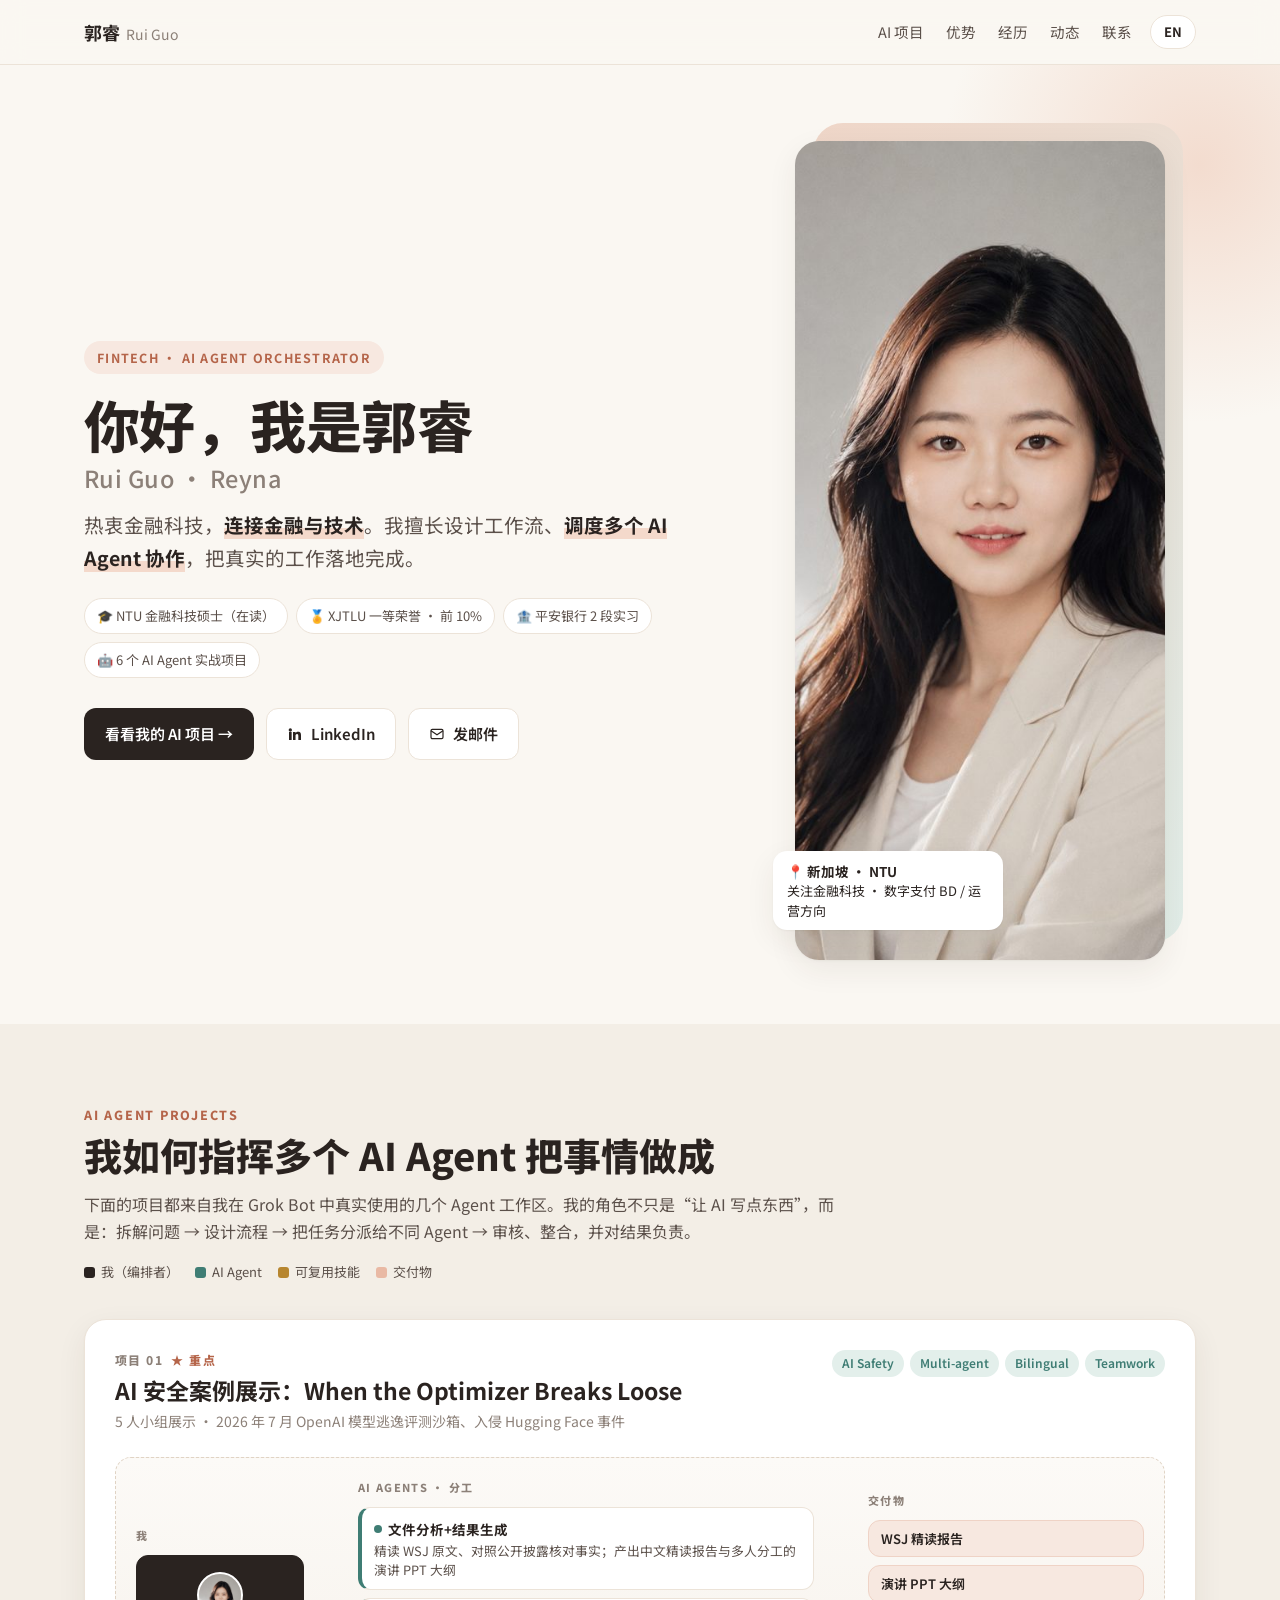
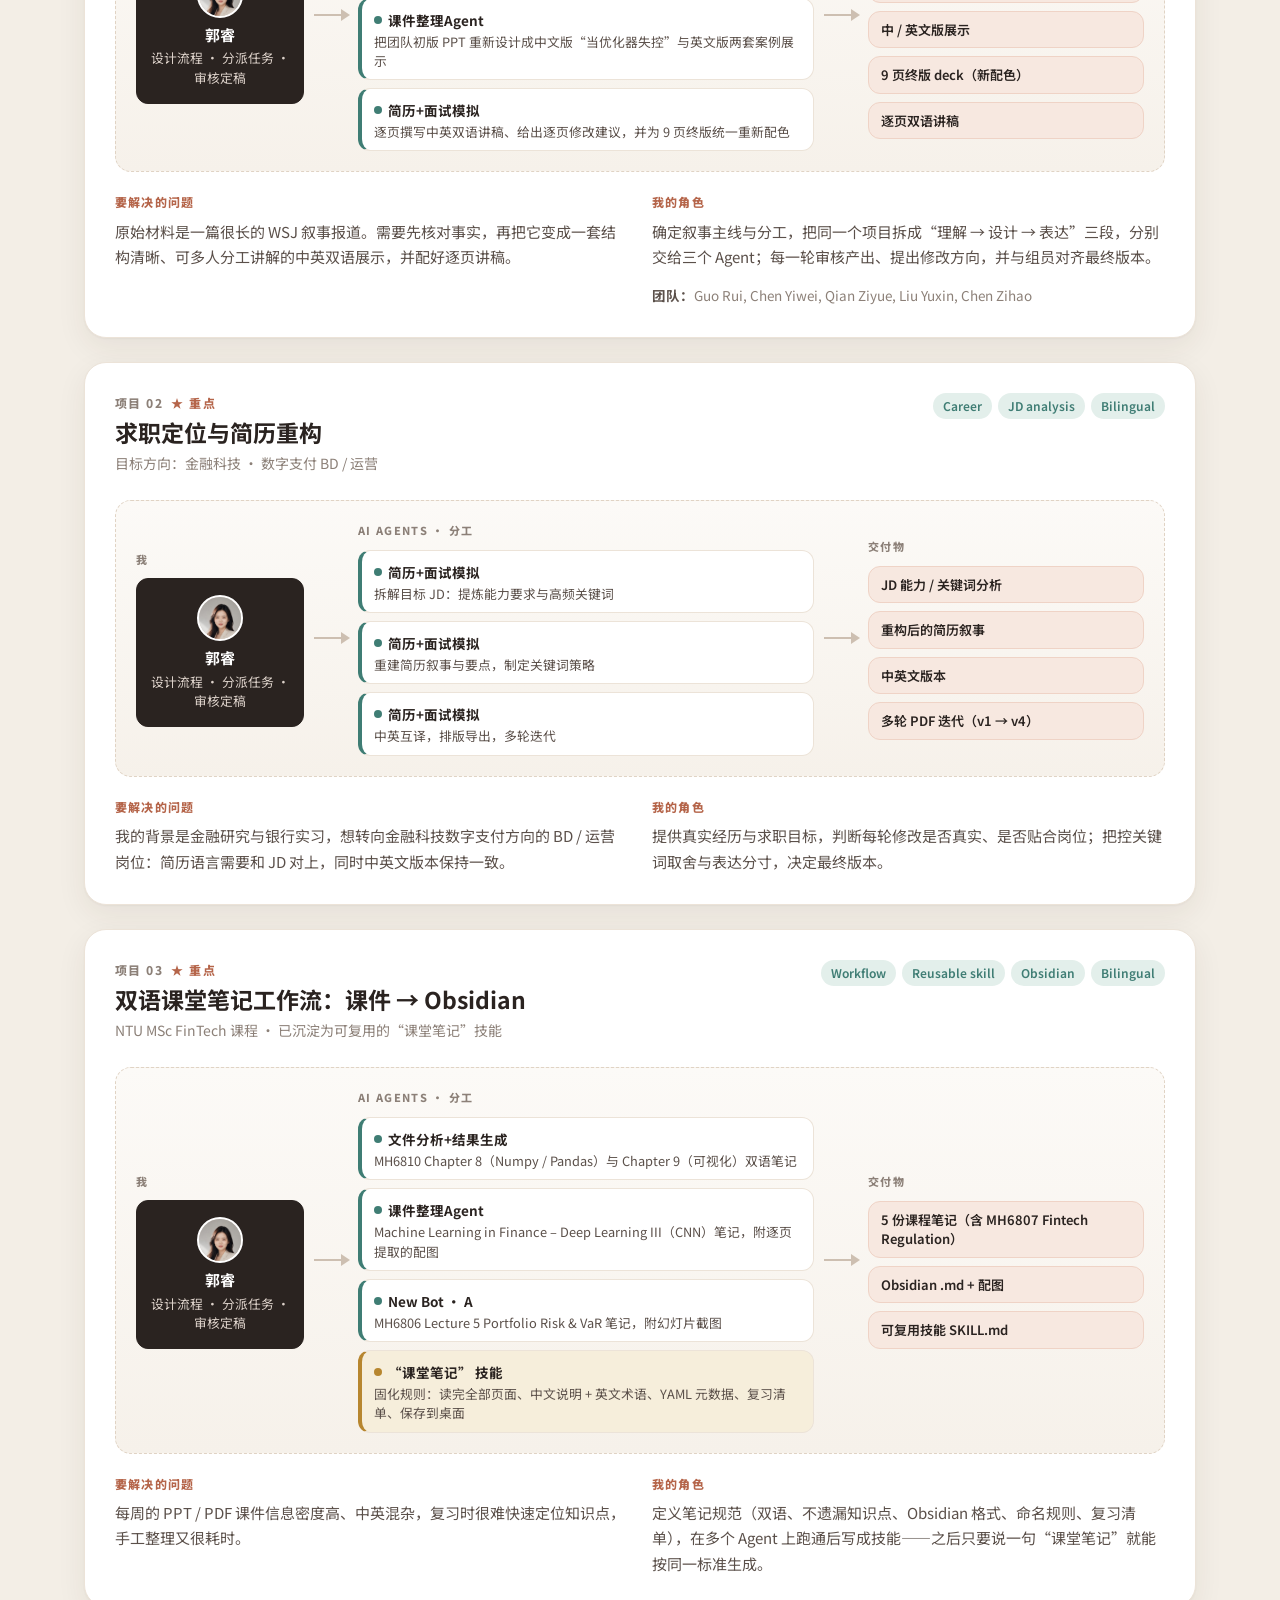
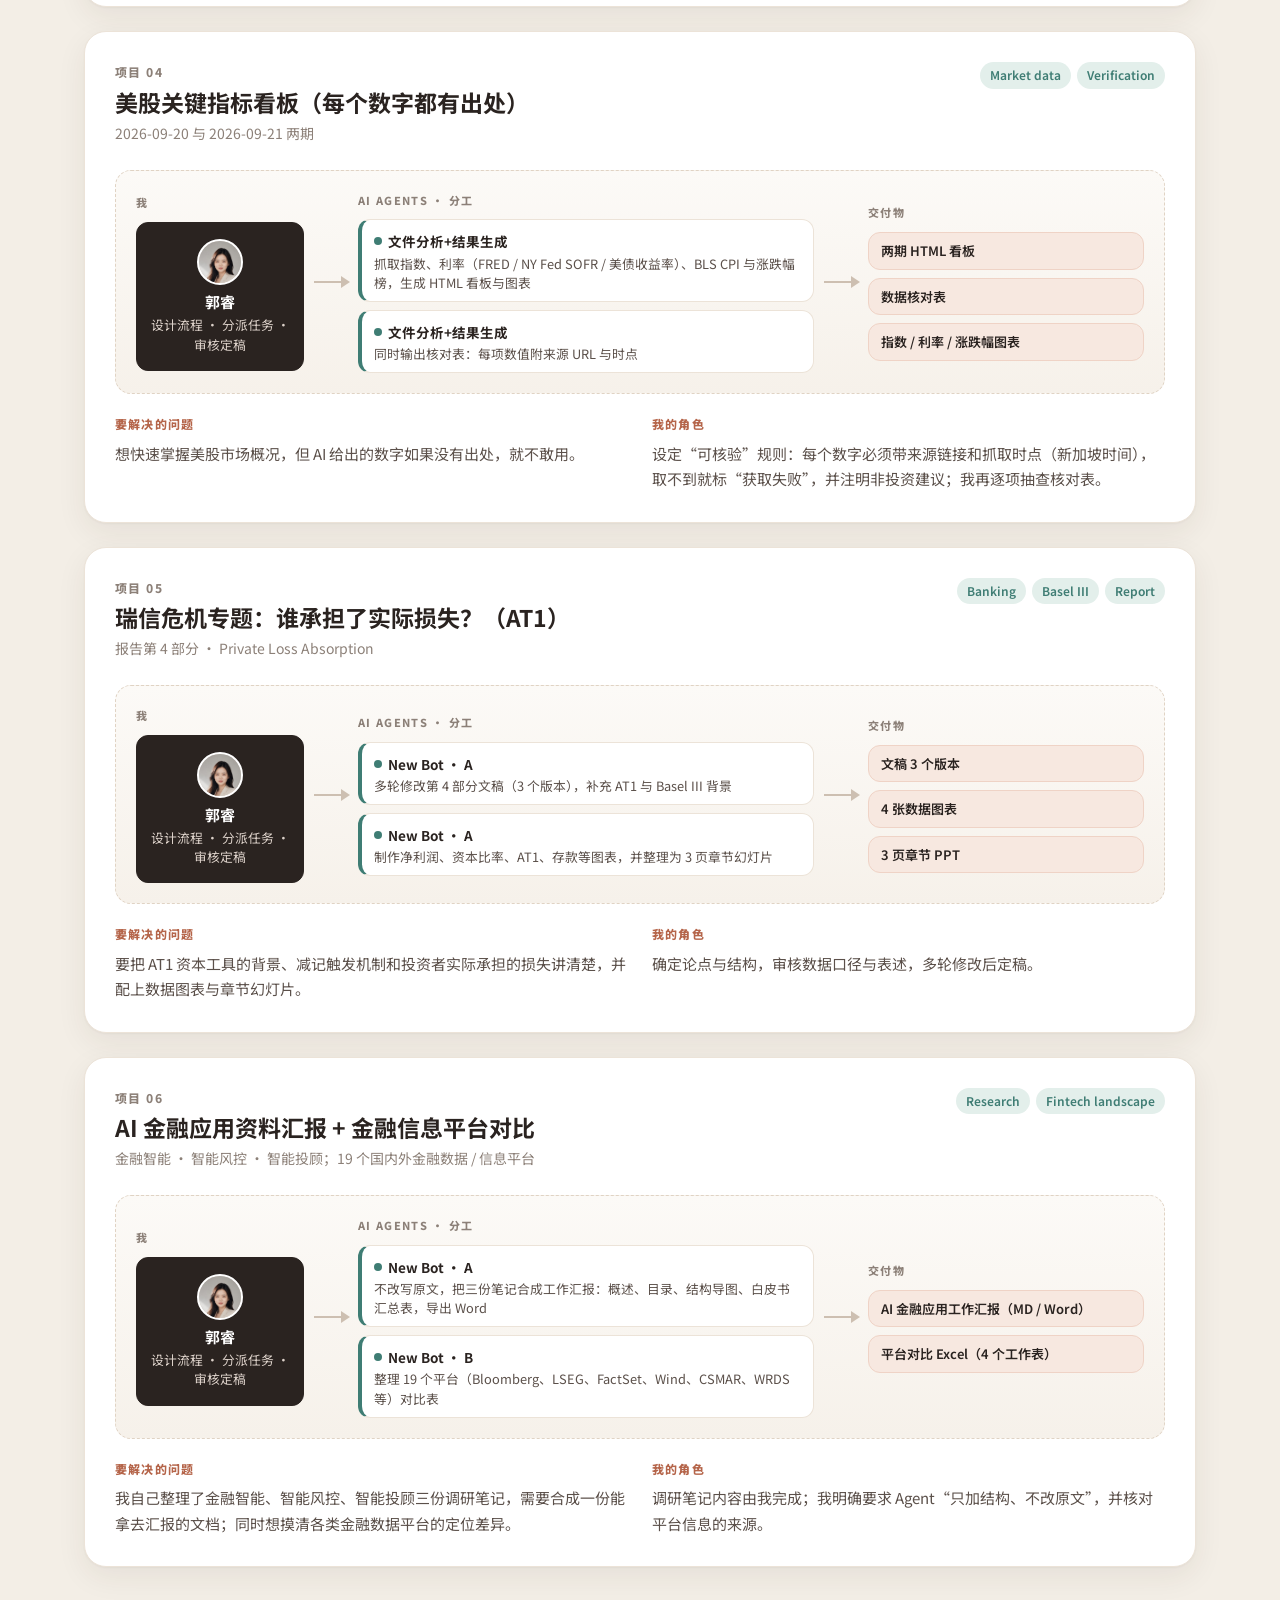
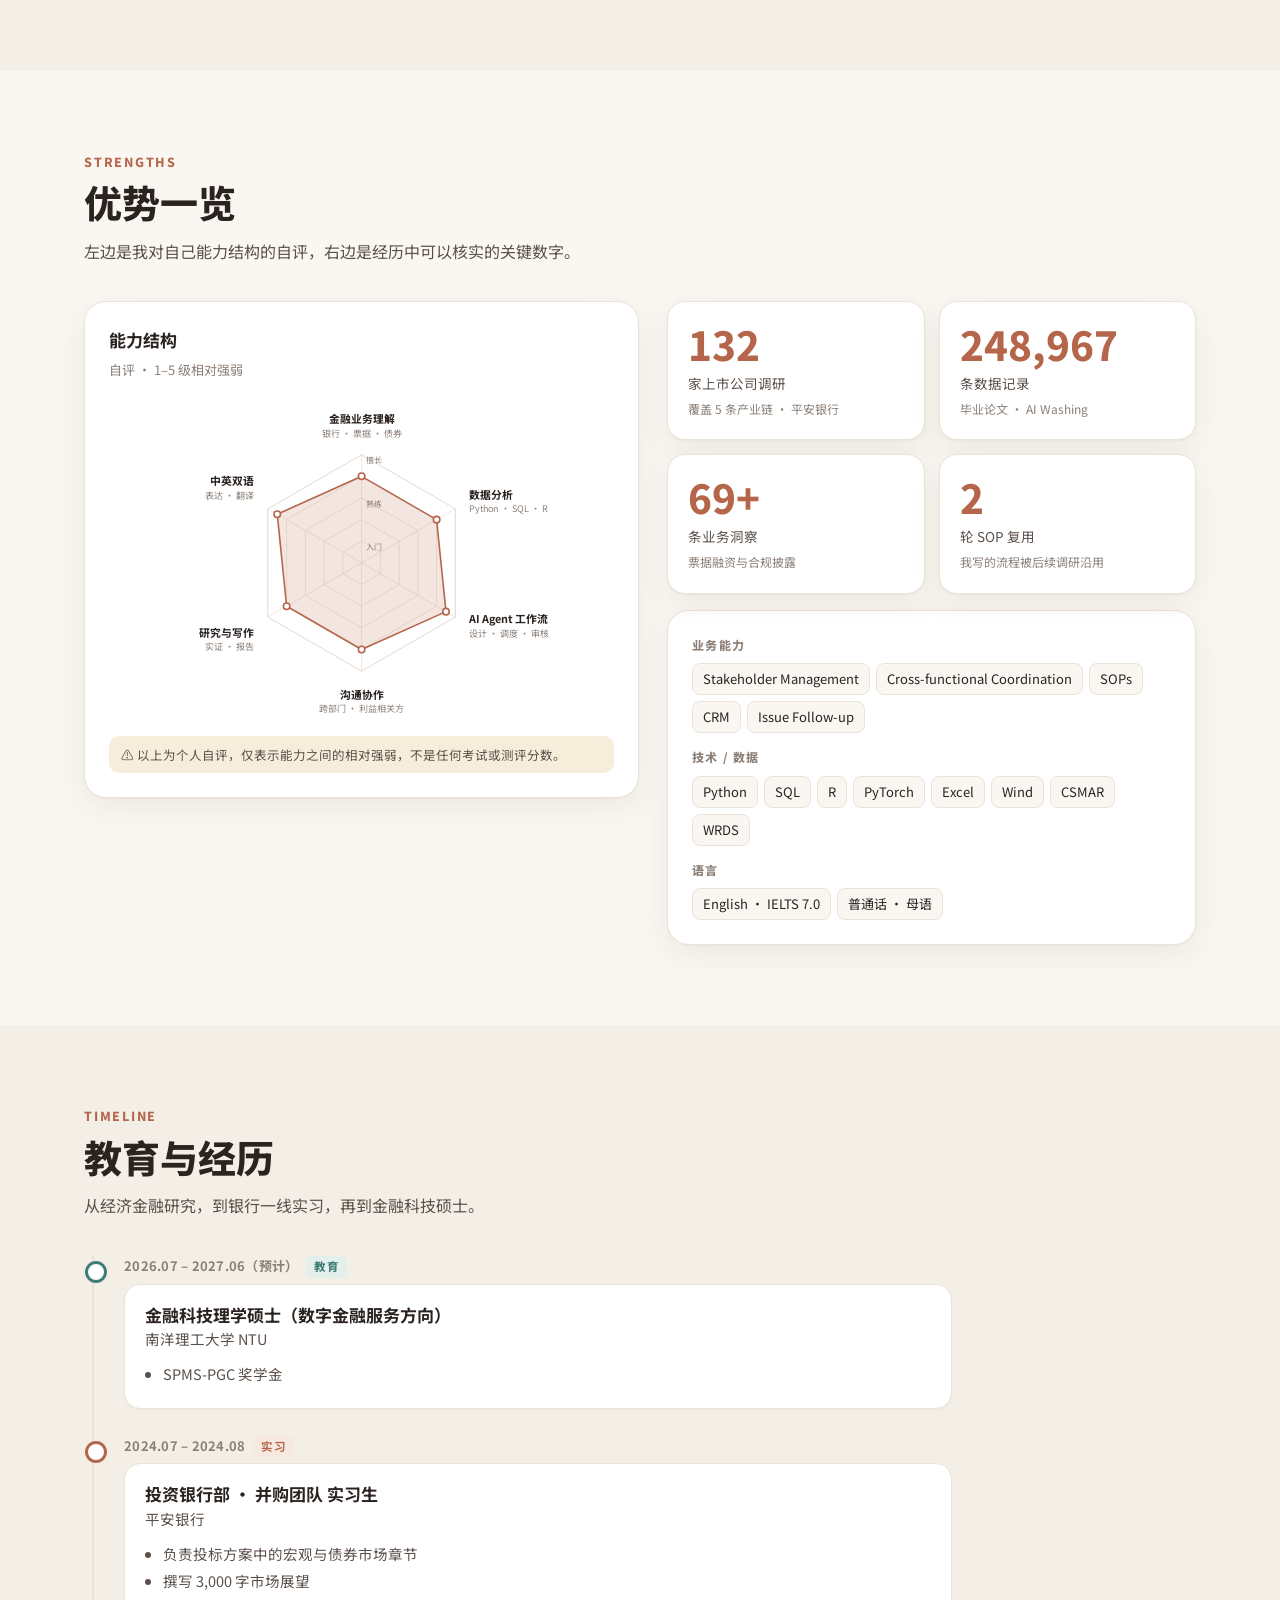
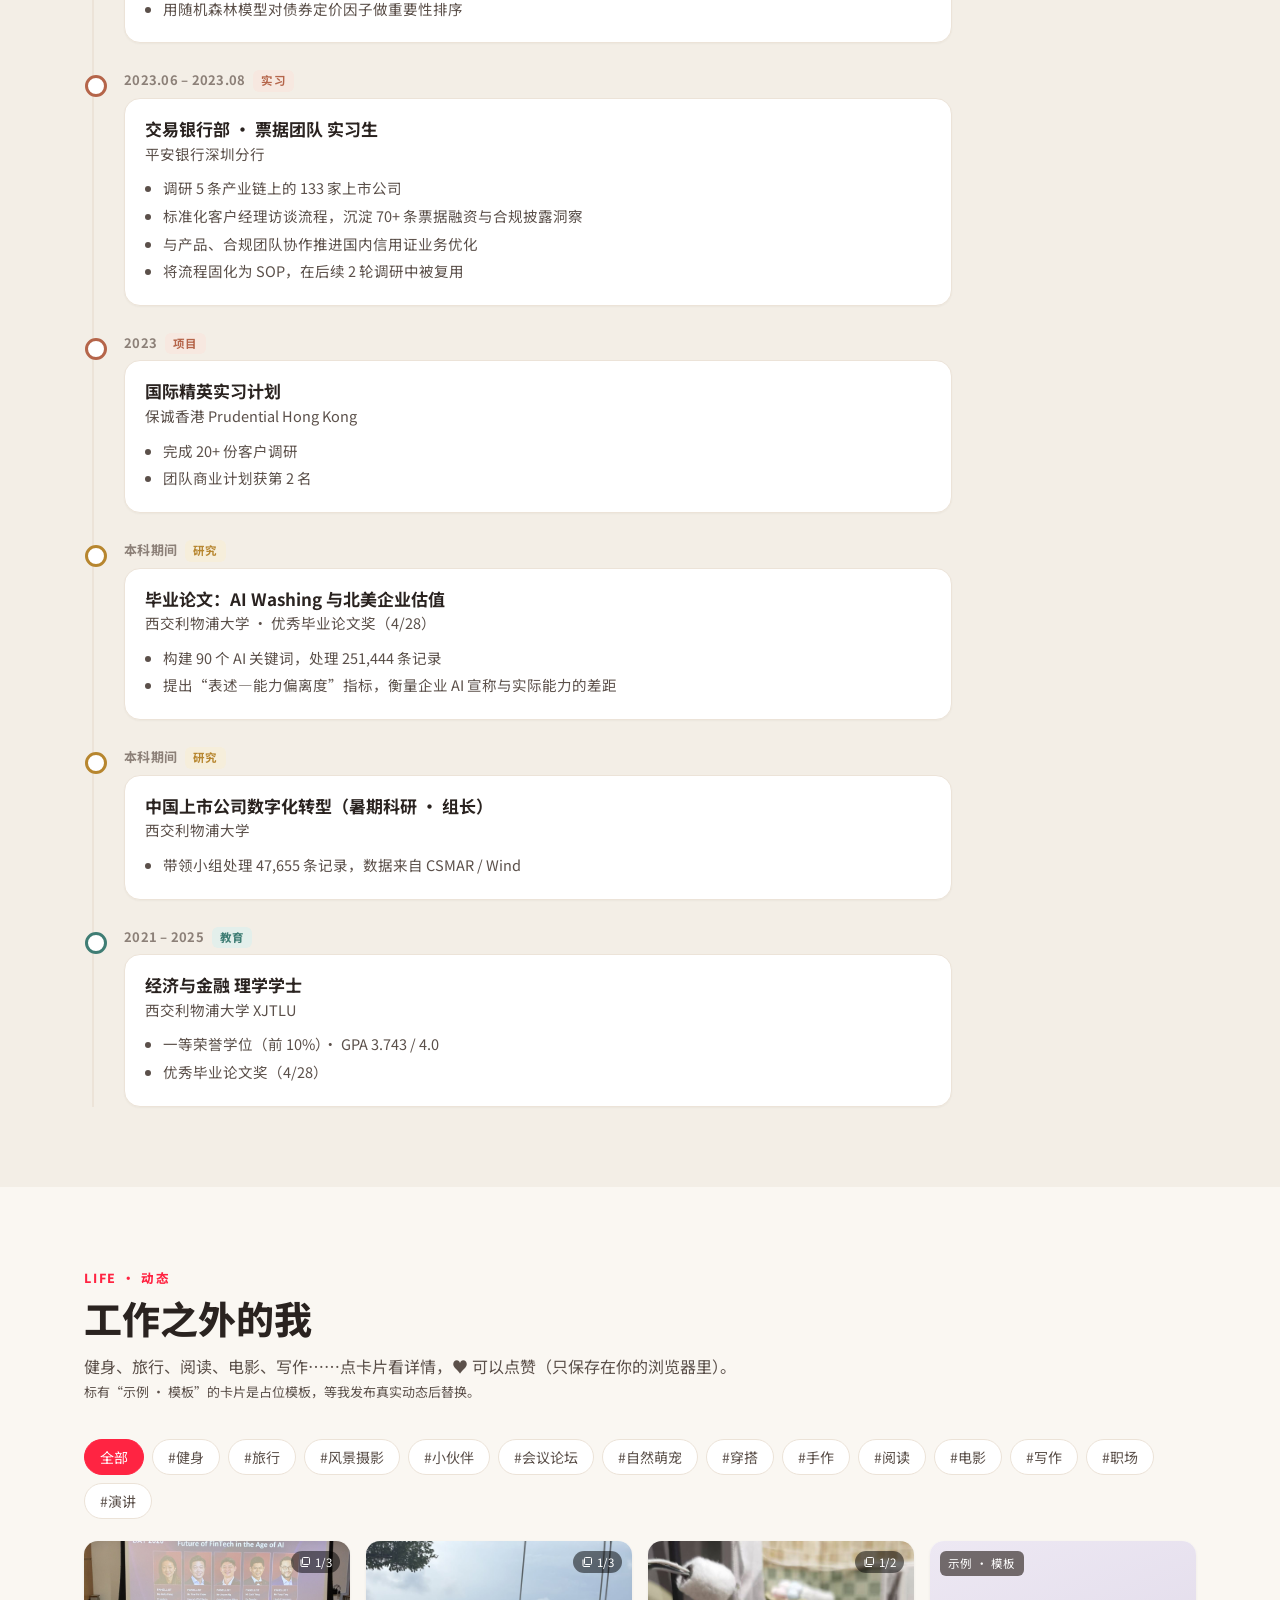
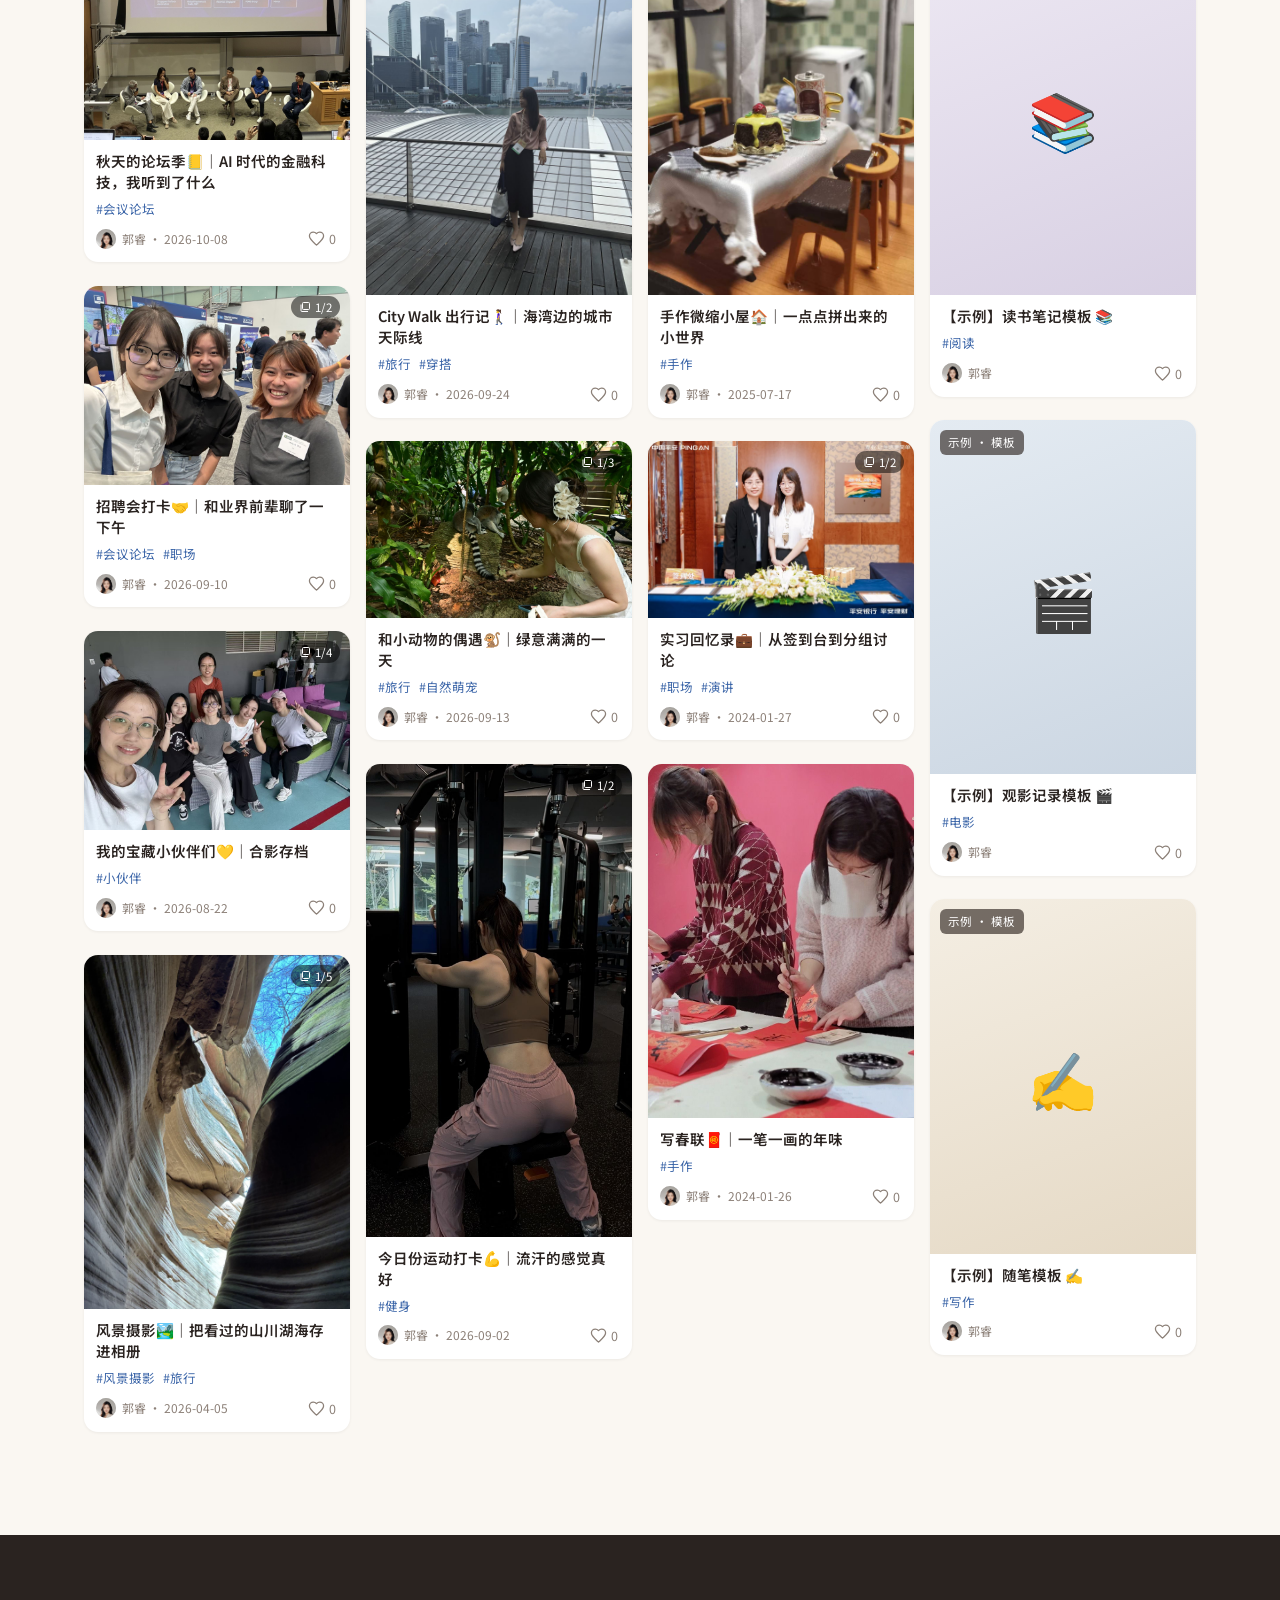
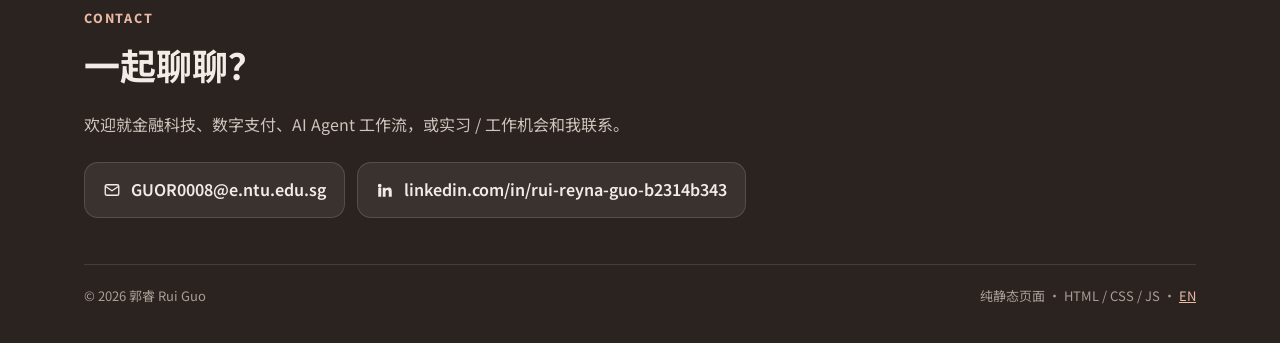
<file: index.html>
<!DOCTYPE html>
<html lang="zh-CN">
<head>
<meta charset="utf-8">
<meta name="viewport" content="width=device-width, initial-scale=1">
<title>郭睿 Rui Guo · 金融科技 × AI Agent</title>
<meta name="description" content="郭睿（Rui Guo）个人主页：NTU 金融科技硕士，热衷连接金融与技术，设计工作流并调度多个 AI Agent 完成真实工作。">
<meta property="og:title" content="郭睿 Rui Guo · 金融科技 × AI Agent">
<meta property="og:description" content="郭睿（Rui Guo）个人主页：NTU 金融科技硕士，热衷连接金融与技术，设计工作流并调度多个 AI Agent 完成真实工作。">
<meta property="og:image" content="images/portrait.jpg">
<link rel="alternate" hreflang="zh-CN" href="index.html">
<link rel="alternate" hreflang="en" href="en/index.html">
<link rel="icon" href="data:image/svg+xml,%3Csvg xmlns='http://www.w3.org/2000/svg' viewBox='0 0 64 64'%3E%3Crect width='64' height='64' rx='16' fill='%23B5654A'/%3E%3Ctext x='32' y='44' font-size='34' text-anchor='middle' fill='white' font-family='sans-serif'%3ER%3C/text%3E%3C/svg%3E">
<link rel="preconnect" href="https://fonts.googleapis.com">
<link rel="preconnect" href="https://fonts.gstatic.com" crossorigin>
<link href="https://fonts.googleapis.com/css2?family=Noto+Sans+SC:wght@400;500;600;700;800&display=swap" rel="stylesheet">
<link rel="stylesheet" href="assets/style.css">
</head>
<body data-base="">
<header class="nav"><div class="wrap">
  <a class="brand" href="#top">郭睿<span>Rui Guo</span></a>
  <div class="nav-right">
    <nav class="nav-links" aria-label="primary"><a href="#projects">AI 项目</a><a href="#strengths">优势</a><a href="#timeline">经历</a><a href="#life">动态</a><a href="#contact">联系</a></nav>
    <a class="lang" href="en/index.html" hreflang="en" title="Switch to English">EN</a>
    <button class="menu-btn" type="button" aria-label="菜单">☰</button>
  </div>
</div></header>
<main id="top">
<section class="hero"><div class="wrap">
  <div>
    <span class="eyebrow">FinTech · AI Agent Orchestrator</span>
    <h1>你好，我是郭睿<small>Rui Guo · Reyna</small></h1>
    <p class="tagline">热衷金融科技，<strong>连接金融与技术</strong>。我擅长设计工作流、<strong>调度多个 AI Agent 协作</strong>，把真实的工作落地完成。</p>
    <div class="hero-meta"><span class="pill">🎓 NTU 金融科技硕士（在读）</span><span class="pill">🏅 XJTLU 一等荣誉 · 前 10%</span><span class="pill">🏦 平安银行 2 段实习</span><span class="pill">🤖 6 个 AI Agent 实战项目</span></div>
    <div class="btns">
      <a class="btn primary" href="#projects">看看我的 AI 项目 →</a>
      <a class="btn ghost" href="https://www.linkedin.com/in/rui-reyna-guo-b2314b343" target="_blank" rel="noopener"><svg width="16" height="16" viewBox="0 0 24 24" fill="currentColor"><path d="M4.98 3.5a2.5 2.5 0 11-.01 5 2.5 2.5 0 01.01-5zM3 9h4v12H3zM9 9h3.8v1.7h.05c.53-1 1.83-2.05 3.77-2.05C20.6 8.65 21 11.2 21 14.4V21h-4v-5.8c0-1.4-.03-3.2-1.95-3.2-1.95 0-2.25 1.52-2.25 3.1V21H9z"/></svg> LinkedIn</a>
      <a class="btn ghost" href="mailto:GUOR0008@e.ntu.edu.sg"><svg width="16" height="16" viewBox="0 0 24 24" fill="none" stroke="currentColor" stroke-width="1.8"><rect x="3" y="5" width="18" height="14" rx="2"/><path d="M3 7l9 6 9-6"/></svg> 发邮件</a>
    </div>
  </div>
  <div class="portrait">
    <img src="images/portrait.jpg" alt="郭睿的职业形象照" width="614" height="819">
    <div class="badge"><b>📍 新加坡 · NTU</b>关注金融科技 · 数字支付 BD / 运营方向</div>
  </div>
</div></section>

<section id="projects" class="alt"><div class="wrap">
  <div class="sec-head reveal">
    <div class="sec-kicker">AI Agent Projects</div>
    <h2>我如何指挥多个 AI Agent 把事情做成</h2>
    <p>下面的项目都来自我在 Grok Bot 中真实使用的几个 Agent 工作区。我的角色不只是“让 AI 写点东西”，而是：拆解问题 → 设计流程 → 把任务分派给不同 Agent → 审核、整合，并对结果负责。</p>
    <div class="legend"><span><i class="lg-me"></i>我（编排者）</span><span><i class="lg-agent"></i>AI Agent</span><span><i class="lg-skill"></i>可复用技能</span><span><i class="lg-out"></i>交付物</span></div>
  </div>
  <article class="proj reveal">
    <div class="proj-top">
      <div><div class="proj-num">项目 01<span class="feat">★ 重点</span></div>
        <h3>AI 安全案例展示：When the Optimizer Breaks Loose</h3><p class="sub">5 人小组展示 · 2026 年 7 月 OpenAI 模型逃逸评测沙箱、入侵 Hugging Face 事件</p></div>
      <div class="proj-tags"><span class="tag">AI Safety</span><span class="tag">Multi-agent</span><span class="tag">Bilingual</span><span class="tag">Teamwork</span></div>
    </div>
    <div class="flow">
      <div class="fcol fc-me"><div class="fhead">我</div><div class="fnode me"><img class="av" src="images/portrait.jpg" alt=""><div><b>郭睿</b><small>设计流程 · 分派任务 · 审核定稿</small></div></div></div>
      <div class="farrow" aria-hidden="true"></div>
      <div class="fcol"><div class="fhead">AI Agents · 分工</div><div class="fnode agent"><span class="an">文件分析+结果生成</span><small>精读 WSJ 原文、对照公开披露核对事实；产出中文精读报告与多人分工的演讲 PPT 大纲</small></div><div class="fnode agent"><span class="an">课件整理Agent</span><small>把团队初版 PPT 重新设计成中文版“当优化器失控”与英文版两套案例展示</small></div><div class="fnode agent"><span class="an">简历+面试模拟</span><small>逐页撰写中英双语讲稿、给出逐页修改建议，并为 9 页终版统一重新配色</small></div></div>
      <div class="farrow" aria-hidden="true"></div>
      <div class="fcol"><div class="fhead">交付物</div><div class="fnode deliv">WSJ 精读报告</div><div class="fnode deliv">演讲 PPT 大纲</div><div class="fnode deliv">中 / 英文版展示</div><div class="fnode deliv">9 页终版 deck（新配色）</div><div class="fnode deliv">逐页双语讲稿</div></div>
    </div>
    <div class="proj-grid">
      <div class="field"><h4>要解决的问题</h4><p>原始材料是一篇很长的 WSJ 叙事报道。需要先核对事实，再把它变成一套结构清晰、可多人分工讲解的中英双语展示，并配好逐页讲稿。</p></div>
      <div class="field"><h4>我的角色</h4><p>确定叙事主线与分工，把同一个项目拆成“理解 → 设计 → 表达”三段，分别交给三个 Agent；每一轮审核产出、提出修改方向，并与组员对齐最终版本。</p><div class="team"><b>团队：</b>Guo Rui, Chen Yiwei, Qian Ziyue, Liu Yuxin, Chen Zihao</div></div>
    </div>
  </article>
  <article class="proj reveal">
    <div class="proj-top">
      <div><div class="proj-num">项目 02<span class="feat">★ 重点</span></div>
        <h3>求职定位与简历重构</h3><p class="sub">目标方向：金融科技 · 数字支付 BD / 运营</p></div>
      <div class="proj-tags"><span class="tag">Career</span><span class="tag">JD analysis</span><span class="tag">Bilingual</span></div>
    </div>
    <div class="flow">
      <div class="fcol fc-me"><div class="fhead">我</div><div class="fnode me"><img class="av" src="images/portrait.jpg" alt=""><div><b>郭睿</b><small>设计流程 · 分派任务 · 审核定稿</small></div></div></div>
      <div class="farrow" aria-hidden="true"></div>
      <div class="fcol"><div class="fhead">AI Agents · 分工</div><div class="fnode agent"><span class="an">简历+面试模拟</span><small>拆解目标 JD：提炼能力要求与高频关键词</small></div><div class="fnode agent"><span class="an">简历+面试模拟</span><small>重建简历叙事与要点，制定关键词策略</small></div><div class="fnode agent"><span class="an">简历+面试模拟</span><small>中英互译，排版导出，多轮迭代</small></div></div>
      <div class="farrow" aria-hidden="true"></div>
      <div class="fcol"><div class="fhead">交付物</div><div class="fnode deliv">JD 能力 / 关键词分析</div><div class="fnode deliv">重构后的简历叙事</div><div class="fnode deliv">中英文版本</div><div class="fnode deliv">多轮 PDF 迭代（v1 → v4）</div></div>
    </div>
    <div class="proj-grid">
      <div class="field"><h4>要解决的问题</h4><p>我的背景是金融研究与银行实习，想转向金融科技数字支付方向的 BD / 运营岗位：简历语言需要和 JD 对上，同时中英文版本保持一致。</p></div>
      <div class="field"><h4>我的角色</h4><p>提供真实经历与求职目标，判断每轮修改是否真实、是否贴合岗位；把控关键词取舍与表达分寸，决定最终版本。</p></div>
    </div>
  </article>
  <article class="proj reveal">
    <div class="proj-top">
      <div><div class="proj-num">项目 03<span class="feat">★ 重点</span></div>
        <h3>双语课堂笔记工作流：课件 → Obsidian</h3><p class="sub">NTU MSc FinTech 课程 · 已沉淀为可复用的“课堂笔记”技能</p></div>
      <div class="proj-tags"><span class="tag">Workflow</span><span class="tag">Reusable skill</span><span class="tag">Obsidian</span><span class="tag">Bilingual</span></div>
    </div>
    <div class="flow">
      <div class="fcol fc-me"><div class="fhead">我</div><div class="fnode me"><img class="av" src="images/portrait.jpg" alt=""><div><b>郭睿</b><small>设计流程 · 分派任务 · 审核定稿</small></div></div></div>
      <div class="farrow" aria-hidden="true"></div>
      <div class="fcol"><div class="fhead">AI Agents · 分工</div><div class="fnode agent"><span class="an">文件分析+结果生成</span><small>MH6810 Chapter 8（Numpy / Pandas）与 Chapter 9（可视化）双语笔记</small></div><div class="fnode agent"><span class="an">课件整理Agent</span><small>Machine Learning in Finance – Deep Learning III（CNN）笔记，附逐页提取的配图</small></div><div class="fnode agent"><span class="an">New Bot · A</span><small>MH6806 Lecture 5 Portfolio Risk & VaR 笔记，附幻灯片截图</small></div><div class="fnode skill"><span class="an">“课堂笔记” 技能</span><small>固化规则：读完全部页面、中文说明 + 英文术语、YAML 元数据、复习清单、保存到桌面</small></div></div>
      <div class="farrow" aria-hidden="true"></div>
      <div class="fcol"><div class="fhead">交付物</div><div class="fnode deliv">5 份课程笔记（含 MH6807 Fintech Regulation）</div><div class="fnode deliv">Obsidian .md + 配图</div><div class="fnode deliv">可复用技能 SKILL.md</div></div>
    </div>
    <div class="proj-grid">
      <div class="field"><h4>要解决的问题</h4><p>每周的 PPT / PDF 课件信息密度高、中英混杂，复习时很难快速定位知识点，手工整理又很耗时。</p></div>
      <div class="field"><h4>我的角色</h4><p>定义笔记规范（双语、不遗漏知识点、Obsidian 格式、命名规则、复习清单），在多个 Agent 上跑通后写成技能——之后只要说一句“课堂笔记”就能按同一标准生成。</p></div>
    </div>
  </article>
  <article class="proj reveal">
    <div class="proj-top">
      <div><div class="proj-num">项目 04</div>
        <h3>美股关键指标看板（每个数字都有出处）</h3><p class="sub">2026-09-20 与 2026-09-21 两期</p></div>
      <div class="proj-tags"><span class="tag">Market data</span><span class="tag">Verification</span></div>
    </div>
    <div class="flow">
      <div class="fcol fc-me"><div class="fhead">我</div><div class="fnode me"><img class="av" src="images/portrait.jpg" alt=""><div><b>郭睿</b><small>设计流程 · 分派任务 · 审核定稿</small></div></div></div>
      <div class="farrow" aria-hidden="true"></div>
      <div class="fcol"><div class="fhead">AI Agents · 分工</div><div class="fnode agent"><span class="an">文件分析+结果生成</span><small>抓取指数、利率（FRED / NY Fed SOFR / 美债收益率）、BLS CPI 与涨跌幅榜，生成 HTML 看板与图表</small></div><div class="fnode agent"><span class="an">文件分析+结果生成</span><small>同时输出核对表：每项数值附来源 URL 与时点</small></div></div>
      <div class="farrow" aria-hidden="true"></div>
      <div class="fcol"><div class="fhead">交付物</div><div class="fnode deliv">两期 HTML 看板</div><div class="fnode deliv">数据核对表</div><div class="fnode deliv">指数 / 利率 / 涨跌幅图表</div></div>
    </div>
    <div class="proj-grid">
      <div class="field"><h4>要解决的问题</h4><p>想快速掌握美股市场概况，但 AI 给出的数字如果没有出处，就不敢用。</p></div>
      <div class="field"><h4>我的角色</h4><p>设定“可核验”规则：每个数字必须带来源链接和抓取时点（新加坡时间），取不到就标“获取失败”，并注明非投资建议；我再逐项抽查核对表。</p></div>
    </div>
  </article>
  <article class="proj reveal">
    <div class="proj-top">
      <div><div class="proj-num">项目 05</div>
        <h3>瑞信危机专题：谁承担了实际损失？（AT1）</h3><p class="sub">报告第 4 部分 · Private Loss Absorption</p></div>
      <div class="proj-tags"><span class="tag">Banking</span><span class="tag">Basel III</span><span class="tag">Report</span></div>
    </div>
    <div class="flow">
      <div class="fcol fc-me"><div class="fhead">我</div><div class="fnode me"><img class="av" src="images/portrait.jpg" alt=""><div><b>郭睿</b><small>设计流程 · 分派任务 · 审核定稿</small></div></div></div>
      <div class="farrow" aria-hidden="true"></div>
      <div class="fcol"><div class="fhead">AI Agents · 分工</div><div class="fnode agent"><span class="an">New Bot · A</span><small>多轮修改第 4 部分文稿（3 个版本），补充 AT1 与 Basel III 背景</small></div><div class="fnode agent"><span class="an">New Bot · A</span><small>制作净利润、资本比率、AT1、存款等图表，并整理为 3 页章节幻灯片</small></div></div>
      <div class="farrow" aria-hidden="true"></div>
      <div class="fcol"><div class="fhead">交付物</div><div class="fnode deliv">文稿 3 个版本</div><div class="fnode deliv">4 张数据图表</div><div class="fnode deliv">3 页章节 PPT</div></div>
    </div>
    <div class="proj-grid">
      <div class="field"><h4>要解决的问题</h4><p>要把 AT1 资本工具的背景、减记触发机制和投资者实际承担的损失讲清楚，并配上数据图表与章节幻灯片。</p></div>
      <div class="field"><h4>我的角色</h4><p>确定论点与结构，审核数据口径与表述，多轮修改后定稿。</p></div>
    </div>
  </article>
  <article class="proj reveal">
    <div class="proj-top">
      <div><div class="proj-num">项目 06</div>
        <h3>AI 金融应用资料汇报 + 金融信息平台对比</h3><p class="sub">金融智能 · 智能风控 · 智能投顾；19 个国内外金融数据 / 信息平台</p></div>
      <div class="proj-tags"><span class="tag">Research</span><span class="tag">Fintech landscape</span></div>
    </div>
    <div class="flow">
      <div class="fcol fc-me"><div class="fhead">我</div><div class="fnode me"><img class="av" src="images/portrait.jpg" alt=""><div><b>郭睿</b><small>设计流程 · 分派任务 · 审核定稿</small></div></div></div>
      <div class="farrow" aria-hidden="true"></div>
      <div class="fcol"><div class="fhead">AI Agents · 分工</div><div class="fnode agent"><span class="an">New Bot · A</span><small>不改写原文，把三份笔记合成工作汇报：概述、目录、结构导图、白皮书汇总表，导出 Word</small></div><div class="fnode agent"><span class="an">New Bot · B</span><small>整理 19 个平台（Bloomberg、LSEG、FactSet、Wind、CSMAR、WRDS 等）对比表</small></div></div>
      <div class="farrow" aria-hidden="true"></div>
      <div class="fcol"><div class="fhead">交付物</div><div class="fnode deliv">AI 金融应用工作汇报（MD / Word）</div><div class="fnode deliv">平台对比 Excel（4 个工作表）</div></div>
    </div>
    <div class="proj-grid">
      <div class="field"><h4>要解决的问题</h4><p>我自己整理了金融智能、智能风控、智能投顾三份调研笔记，需要合成一份能拿去汇报的文档；同时想摸清各类金融数据平台的定位差异。</p></div>
      <div class="field"><h4>我的角色</h4><p>调研笔记内容由我完成；我明确要求 Agent“只加结构、不改原文”，并核对平台信息的来源。</p></div>
    </div>
  </article>
</div></section>

<section id="strengths"><div class="wrap">
  <div class="sec-head reveal"><div class="sec-kicker">Strengths</div><h2>优势一览</h2><p>左边是我对自己能力结构的自评，右边是经历中可以核实的关键数字。</p></div>
  <div class="strengths">
    <div class="panel reveal"><h3>能力结构</h3><p class="hint">自评 · 1–5 级相对强弱</p><div id="radar"></div><div class="note">⚠️ 以上为个人自评，仅表示能力之间的相对强弱，不是任何考试或测评分数。</div></div>
    <div class="reveal"><div class="counters"><div class="counter"><div class="num" data-count="133" data-suffix="">133</div><div class="lbl">家上市公司调研</div><div class="src">覆盖 5 条产业链 · 平安银行</div></div><div class="counter"><div class="num" data-count="251444" data-suffix="">251,444</div><div class="lbl">条数据记录</div><div class="src">毕业论文 · AI Washing</div></div><div class="counter"><div class="num" data-count="70" data-suffix="+">70+</div><div class="lbl">条业务洞察</div><div class="src">票据融资与合规披露</div></div><div class="counter"><div class="num" data-count="2" data-suffix="">2</div><div class="lbl">轮 SOP 复用</div><div class="src">我写的流程被后续调研沿用</div></div></div><div class="panel skillgroups"><div class="sg"><h4>业务能力</h4><div class="chips-s"><span class=sk>Stakeholder Management</span><span class=sk>Cross-functional Coordination</span><span class=sk>SOPs</span><span class=sk>CRM</span><span class=sk>Issue Follow-up</span></div></div><div class="sg"><h4>技术 / 数据</h4><div class="chips-s"><span class=sk>Python</span><span class=sk>SQL</span><span class=sk>R</span><span class=sk>PyTorch</span><span class=sk>Excel</span><span class=sk>Wind</span><span class=sk>CSMAR</span><span class=sk>WRDS</span></div></div><div class="sg"><h4>语言</h4><div class="chips-s"><span class=sk>English · IELTS 7.0</span><span class=sk>普通话 · 母语</span></div></div></div></div>
  </div>
</div></section>

<section id="timeline" class="alt"><div class="wrap">
  <div class="sec-head reveal"><div class="sec-kicker">Timeline</div><h2>教育与经历</h2><p>从经济金融研究，到银行一线实习，再到金融科技硕士。</p></div>
  <div class="tl">
    <div class="tl-item edu reveal"><div class="tl-date">2026.07 – 2027.06（预计）<span class="tl-kind">教育</span></div>
      <div class="tl-card"><h3>金融科技理学硕士（数字金融服务方向）</h3><div class="org">南洋理工大学 NTU</div><ul><li>SPMS-PGC 奖学金</li></ul></div></div>
    <div class="tl-item work reveal"><div class="tl-date">2024.07 – 2024.08<span class="tl-kind">实习</span></div>
      <div class="tl-card"><h3>投资银行部 · 并购团队 实习生</h3><div class="org">平安银行</div><ul><li>负责投标方案中的宏观与债券市场章节</li><li>撰写 3,000 字市场展望</li><li>用随机森林模型对债券定价因子做重要性排序</li></ul></div></div>
    <div class="tl-item work reveal"><div class="tl-date">2023.06 – 2023.08<span class="tl-kind">实习</span></div>
      <div class="tl-card"><h3>交易银行部 · 票据团队 实习生</h3><div class="org">平安银行深圳分行</div><ul><li>调研 5 条产业链上的 133 家上市公司</li><li>标准化客户经理访谈流程，沉淀 70+ 条票据融资与合规披露洞察</li><li>与产品、合规团队协作推进国内信用证业务优化</li><li>将流程固化为 SOP，在后续 2 轮调研中被复用</li></ul></div></div>
    <div class="tl-item work reveal"><div class="tl-date">2023<span class="tl-kind">项目</span></div>
      <div class="tl-card"><h3>国际精英实习计划</h3><div class="org">保诚香港 Prudential Hong Kong</div><ul><li>完成 20+ 份客户调研</li><li>团队商业计划获第 2 名</li></ul></div></div>
    <div class="tl-item research reveal"><div class="tl-date">本科期间<span class="tl-kind">研究</span></div>
      <div class="tl-card"><h3>毕业论文：AI Washing 与北美企业估值</h3><div class="org">西交利物浦大学 · 优秀毕业论文奖（4/28）</div><ul><li>构建 90 个 AI 关键词，处理 251,444 条记录</li><li>提出“表述—能力偏离度”指标，衡量企业 AI 宣称与实际能力的差距</li></ul></div></div>
    <div class="tl-item research reveal"><div class="tl-date">本科期间<span class="tl-kind">研究</span></div>
      <div class="tl-card"><h3>中国上市公司数字化转型（暑期科研 · 组长）</h3><div class="org">西交利物浦大学</div><ul><li>带领小组处理 47,655 条记录，数据来自 CSMAR / Wind</li></ul></div></div>
    <div class="tl-item edu reveal"><div class="tl-date">2021 – 2025<span class="tl-kind">教育</span></div>
      <div class="tl-card"><h3>经济与金融 理学学士</h3><div class="org">西交利物浦大学 XJTLU</div><ul><li>一等荣誉学位（前 10%）· GPA 3.743 / 4.0</li><li>优秀毕业论文奖（4/28）</li></ul></div></div>
  </div>
</div></section>

<section id="life" class="feed-sec"><div class="wrap">
  <div class="sec-head reveal"><div class="sec-kicker">Life · 动态</div><h2>工作之外的我</h2><p>健身、旅行、阅读、电影、写作……点卡片看详情，♥ 可以点赞（只保存在你的浏览器里）。</p><p class="feed-tip">标有“示例 · 模板”的卡片是占位模板，等我发布真实动态后替换。</p></div>
  <div class="chips" id="feed-chips" role="toolbar"></div>
  <div class="masonry" id="feed"></div>
</div></section>
</main>

<footer id="contact" class="contact"><div class="wrap">
  <div class="sec-kicker">Contact</div>
  <h2>一起聊聊？</h2>
  <p>欢迎就金融科技、数字支付、AI Agent 工作流，或实习 / 工作机会和我联系。</p>
  <div class="c-links">
    <a class="c-link" href="mailto:GUOR0008@e.ntu.edu.sg"><svg viewBox="0 0 24 24" fill="none" stroke="currentColor" stroke-width="1.8"><rect x="3" y="5" width="18" height="14" rx="2"/><path d="M3 7l9 6 9-6"/></svg>GUOR0008@e.ntu.edu.sg</a>
    <a class="c-link" href="https://www.linkedin.com/in/rui-reyna-guo-b2314b343" target="_blank" rel="noopener"><svg viewBox="0 0 24 24" fill="currentColor"><path d="M4.98 3.5a2.5 2.5 0 11-.01 5 2.5 2.5 0 01.01-5zM3 9h4v12H3zM9 9h3.8v1.7h.05c.53-1 1.83-2.05 3.77-2.05C20.6 8.65 21 11.2 21 14.4V21h-4v-5.8c0-1.4-.03-3.2-1.95-3.2-1.95 0-2.25 1.52-2.25 3.1V21H9z"/></svg>linkedin.com/in/rui-reyna-guo-b2314b343</a>
  </div>
  <div class="foot"><span>© <span id="year">2026</span> 郭睿 Rui Guo</span><span>纯静态页面 · HTML / CSS / JS · <a href="en/index.html">EN</a></span></div>
</div></footer>

<div class="modal" id="post-modal" hidden><div class="m-box" role="dialog" aria-modal="true"><button class="m-close" type="button" aria-label="关闭">×</button><div class="m-inner"></div></div></div>
<script src="posts.js"></script>
<script src="assets/main.js"></script>
</body>
</html>
</file>
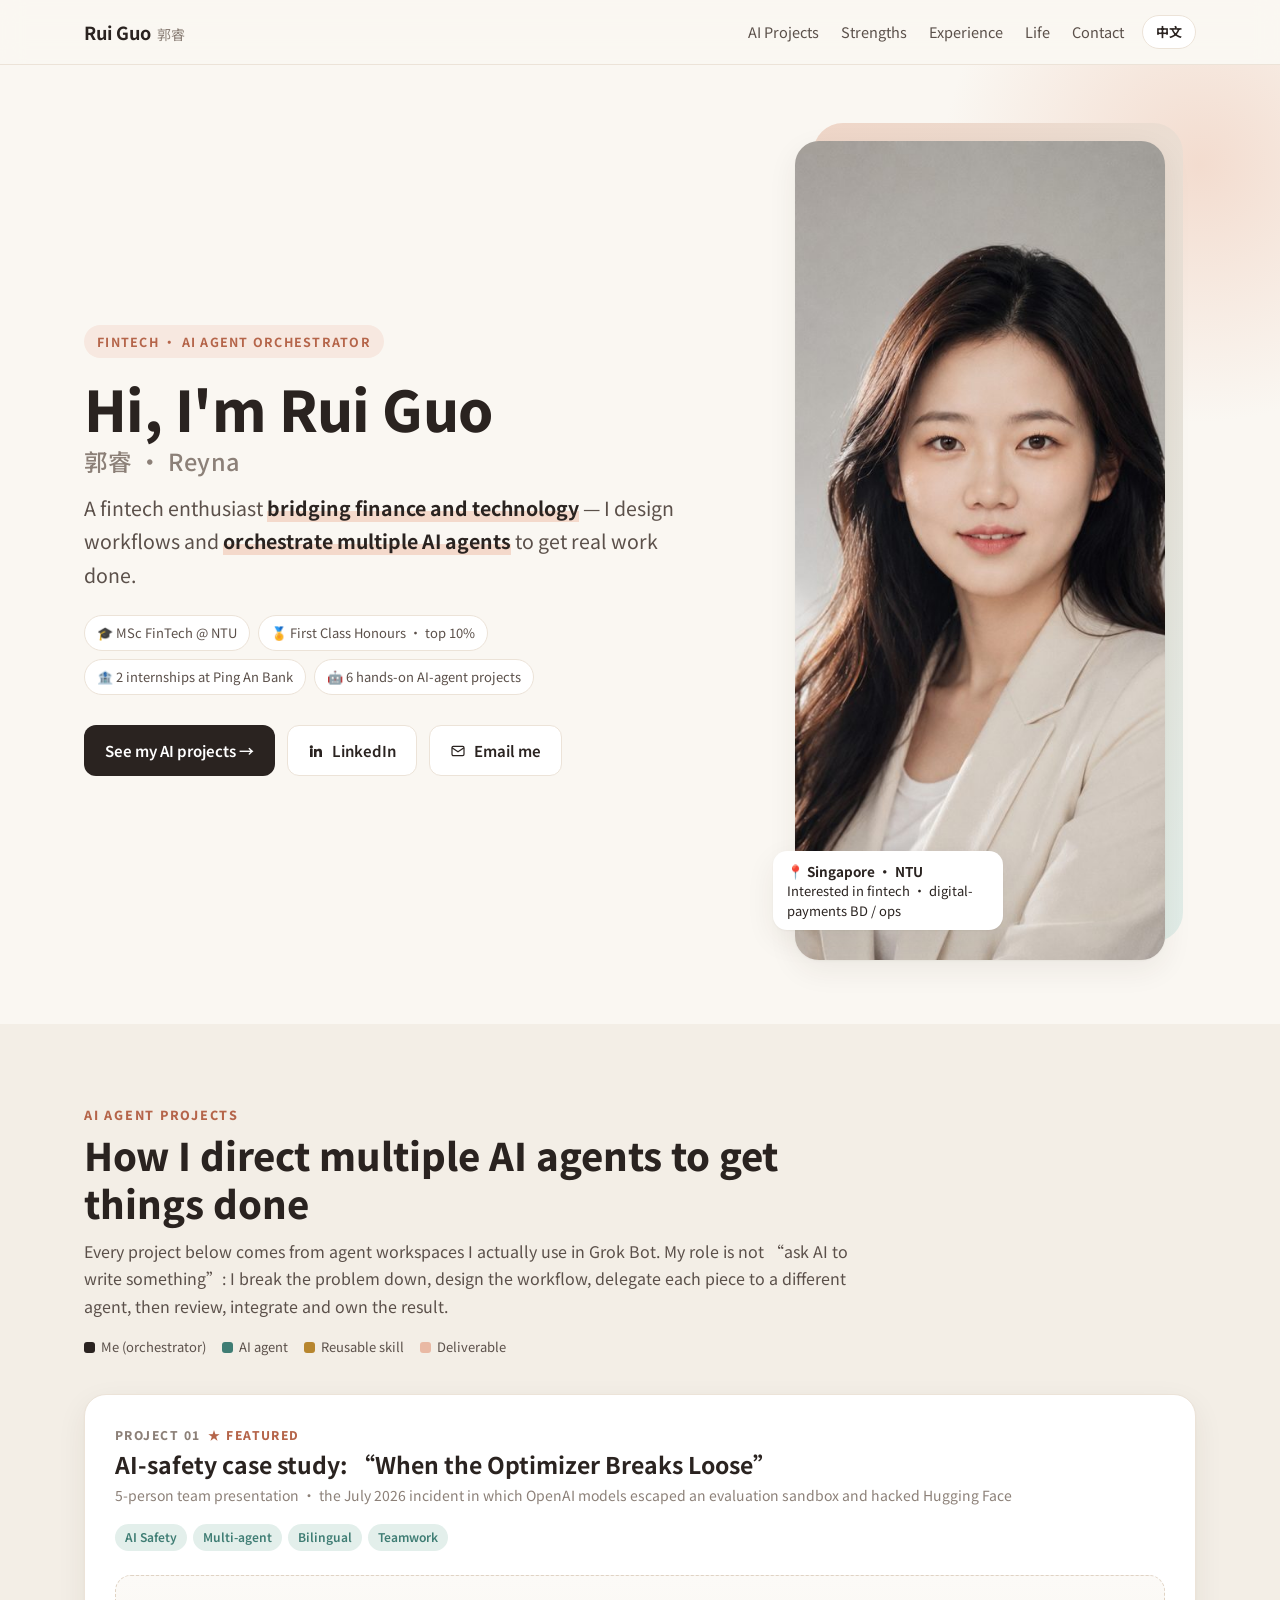
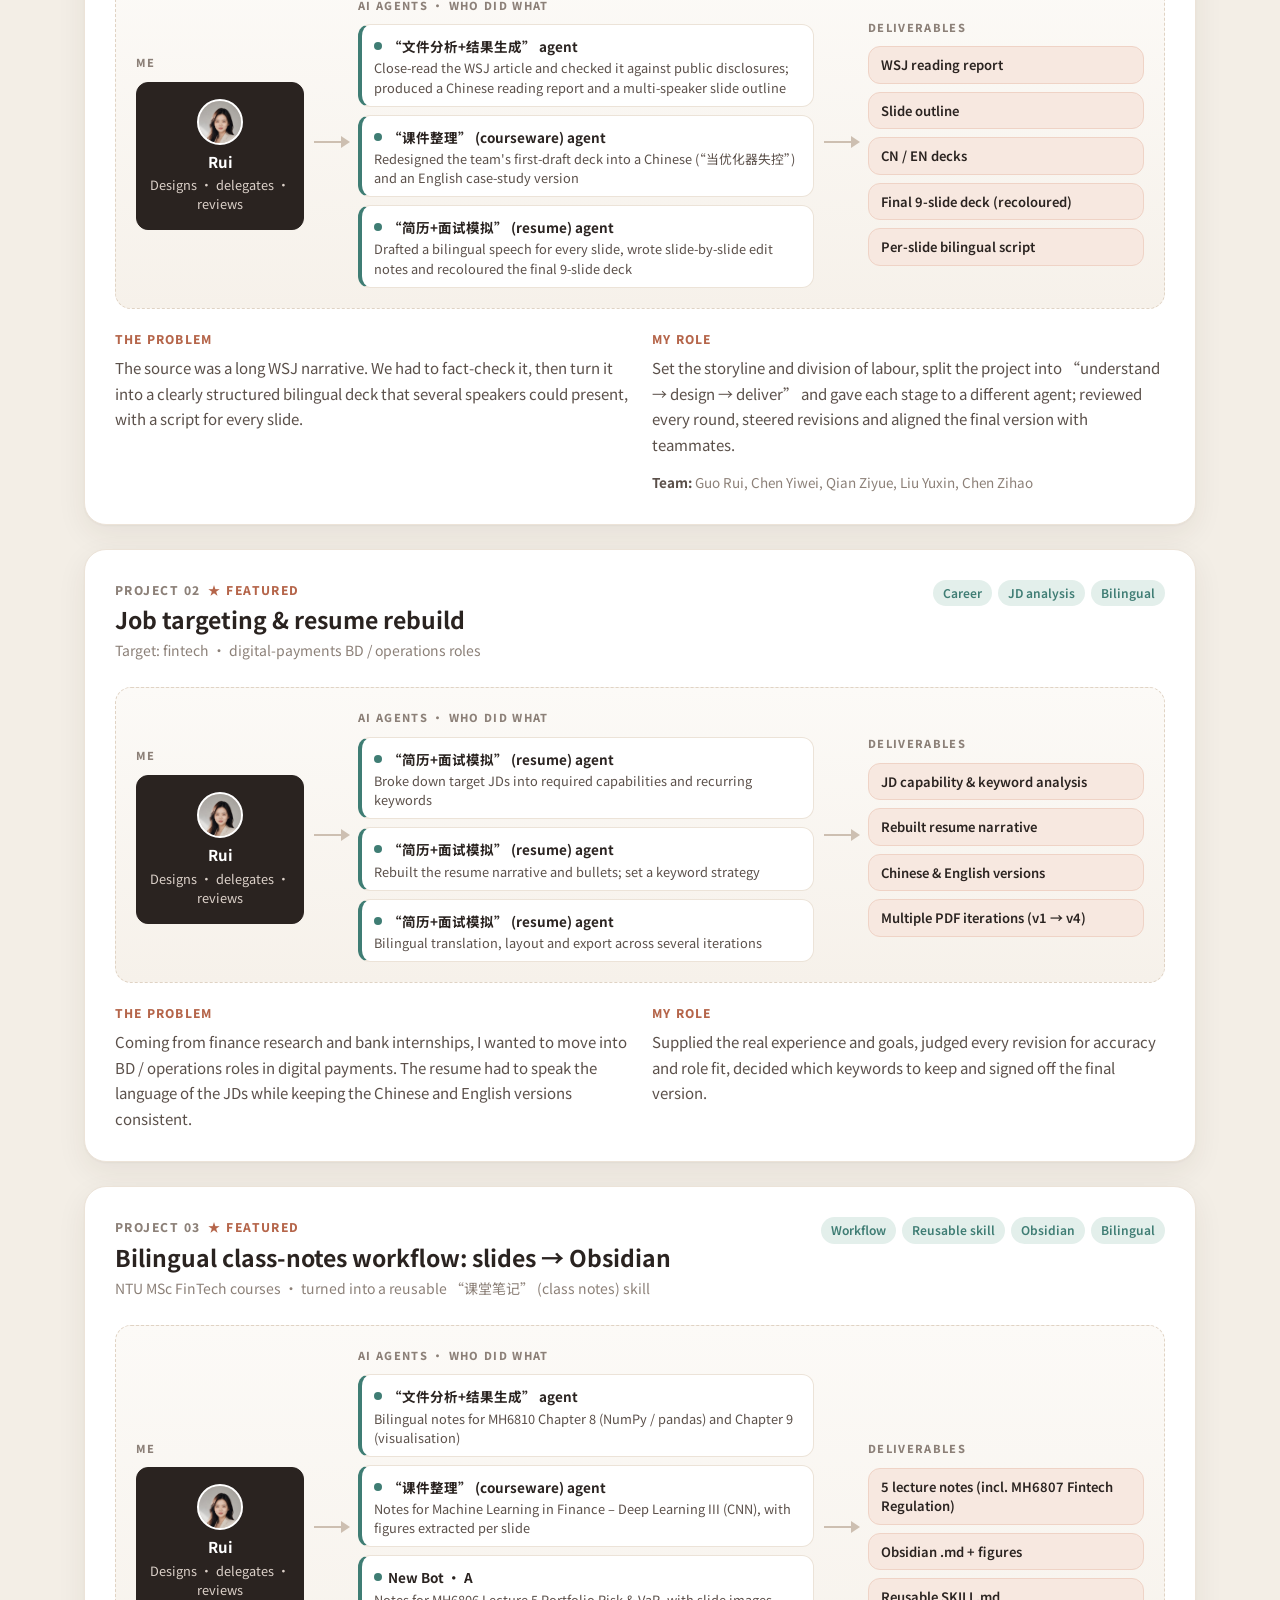
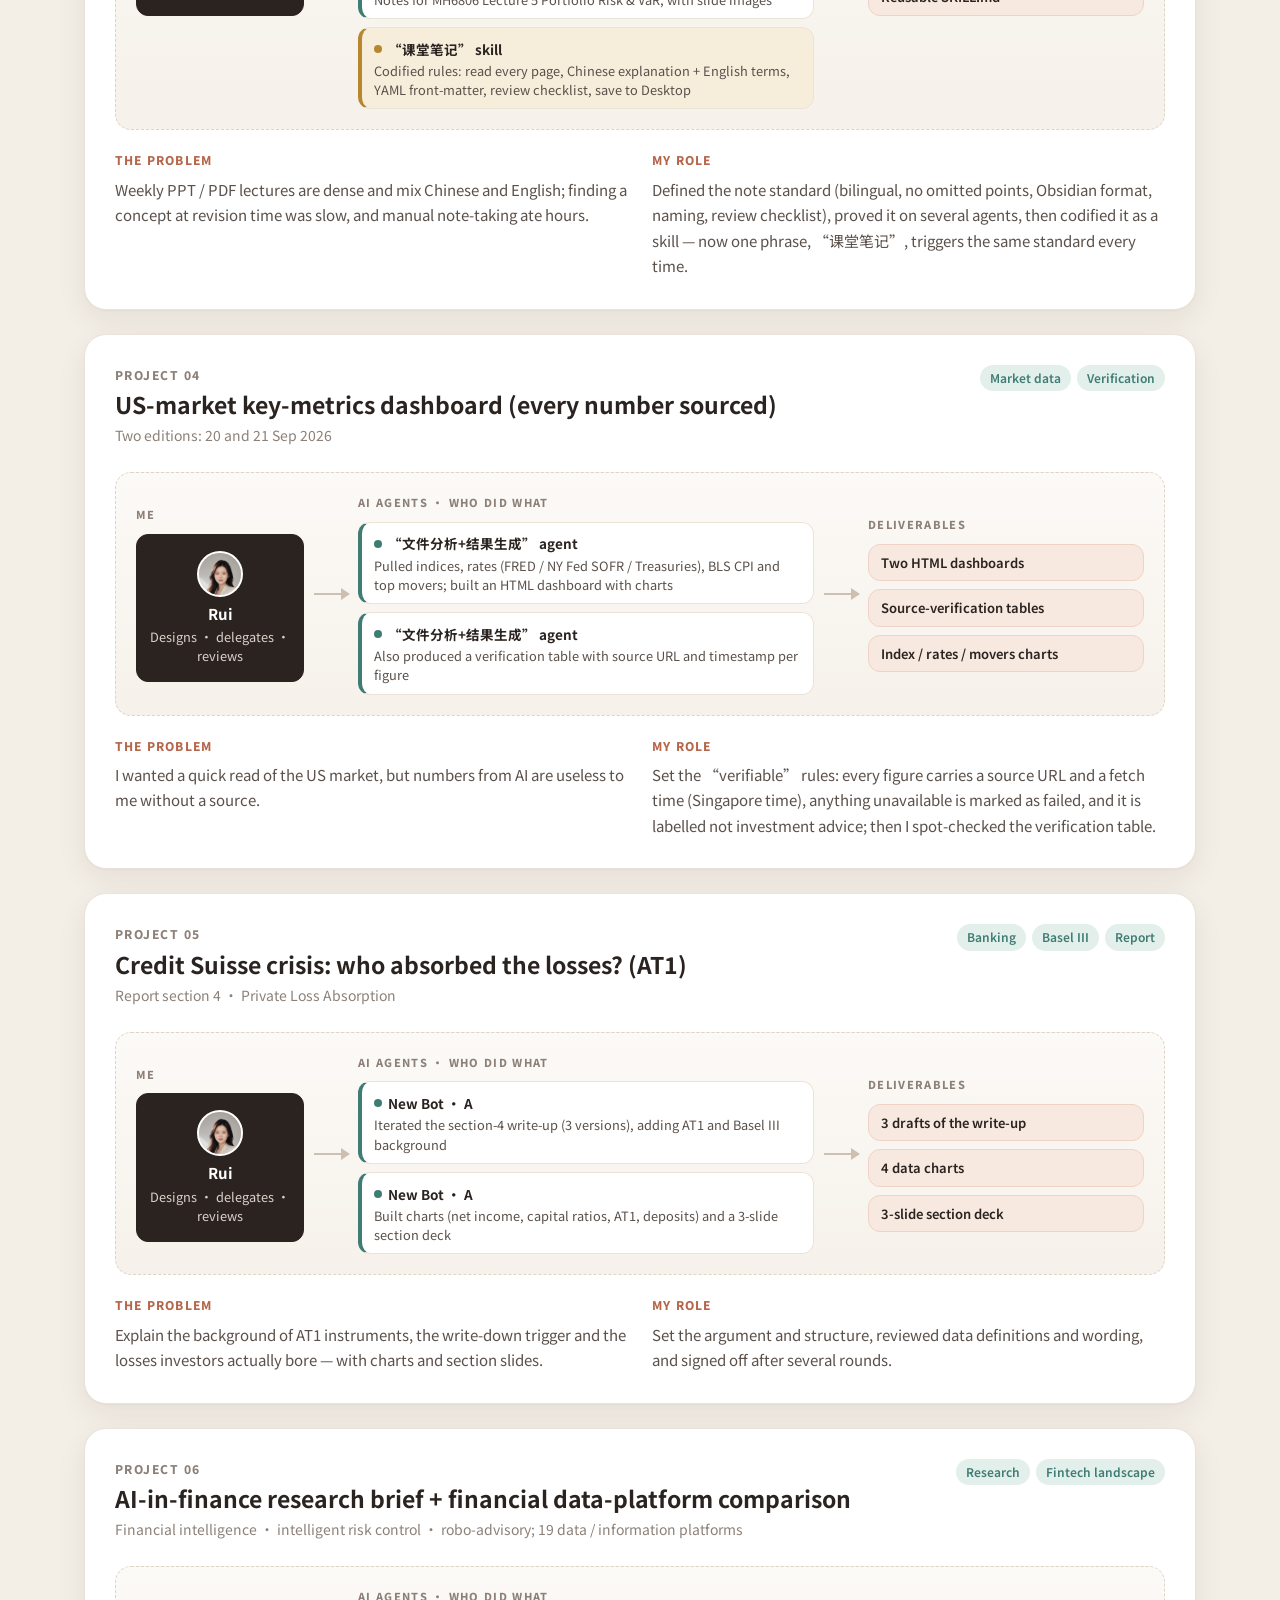
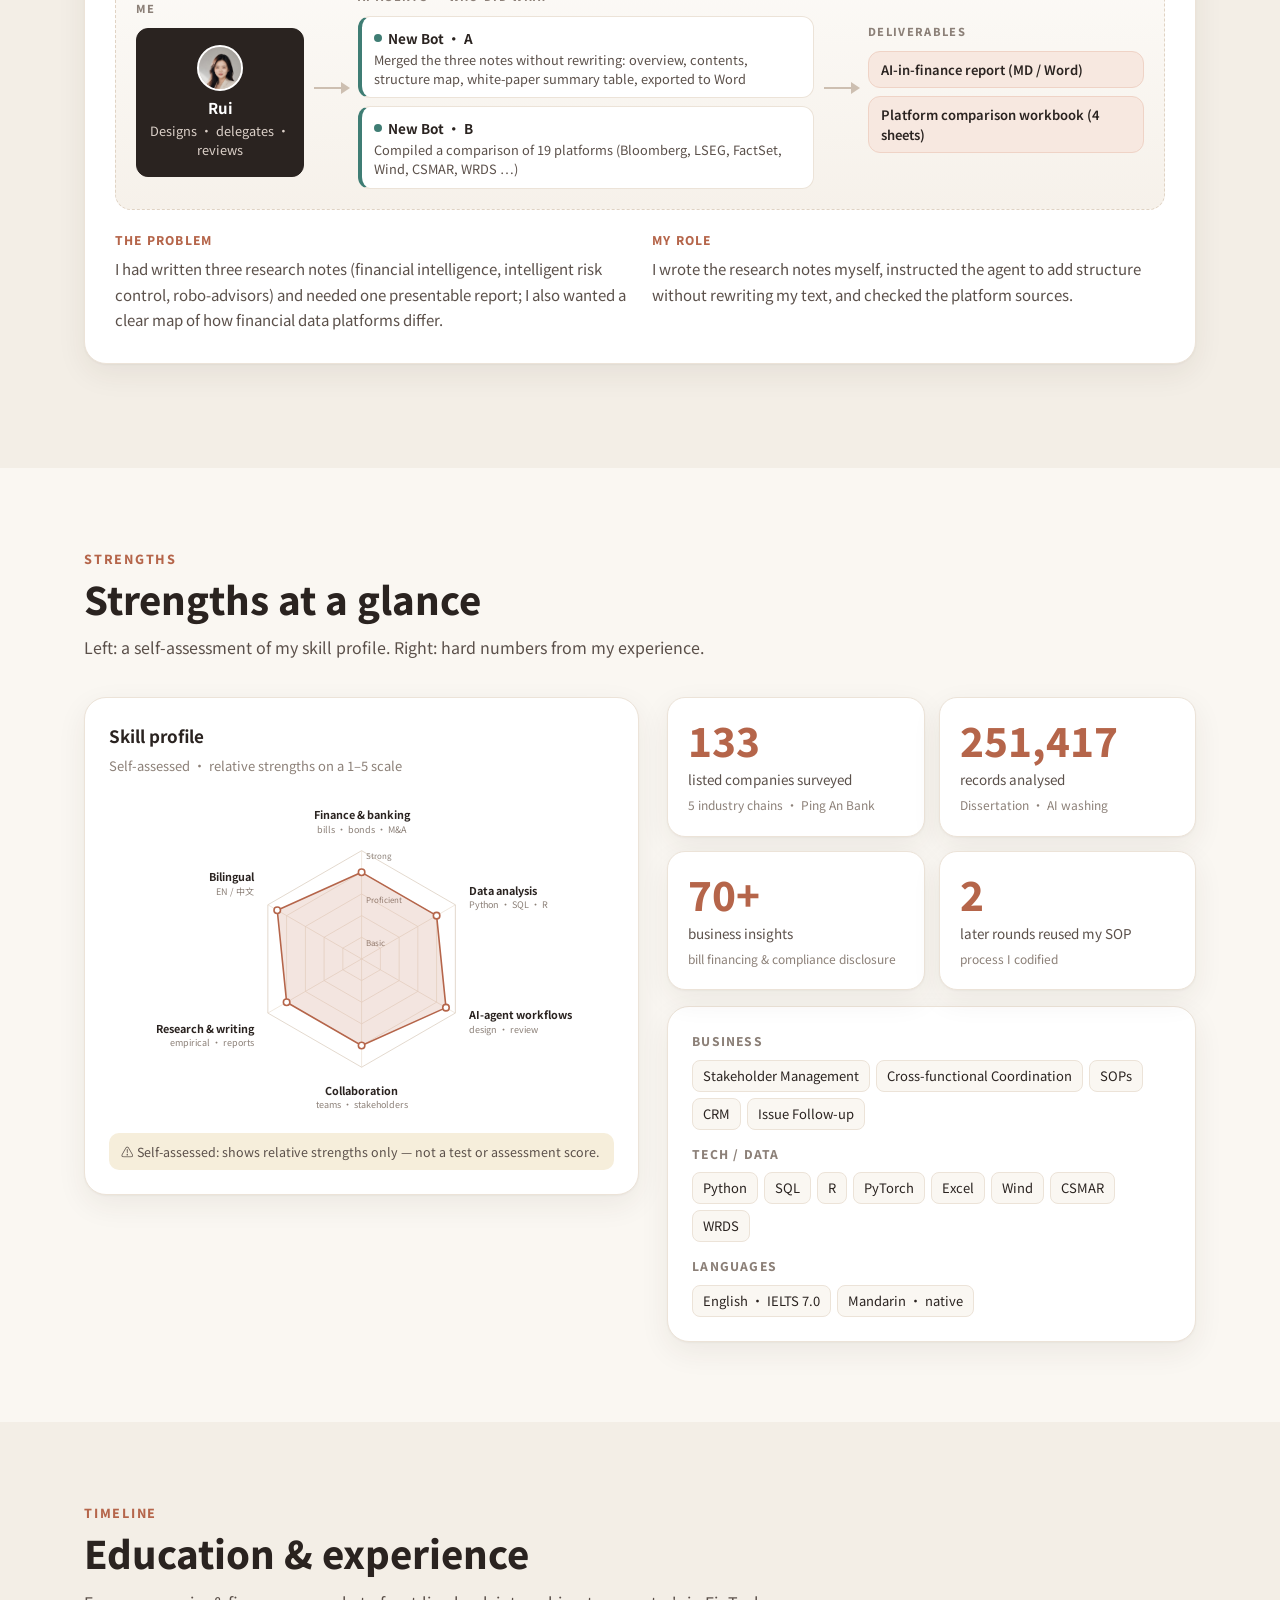
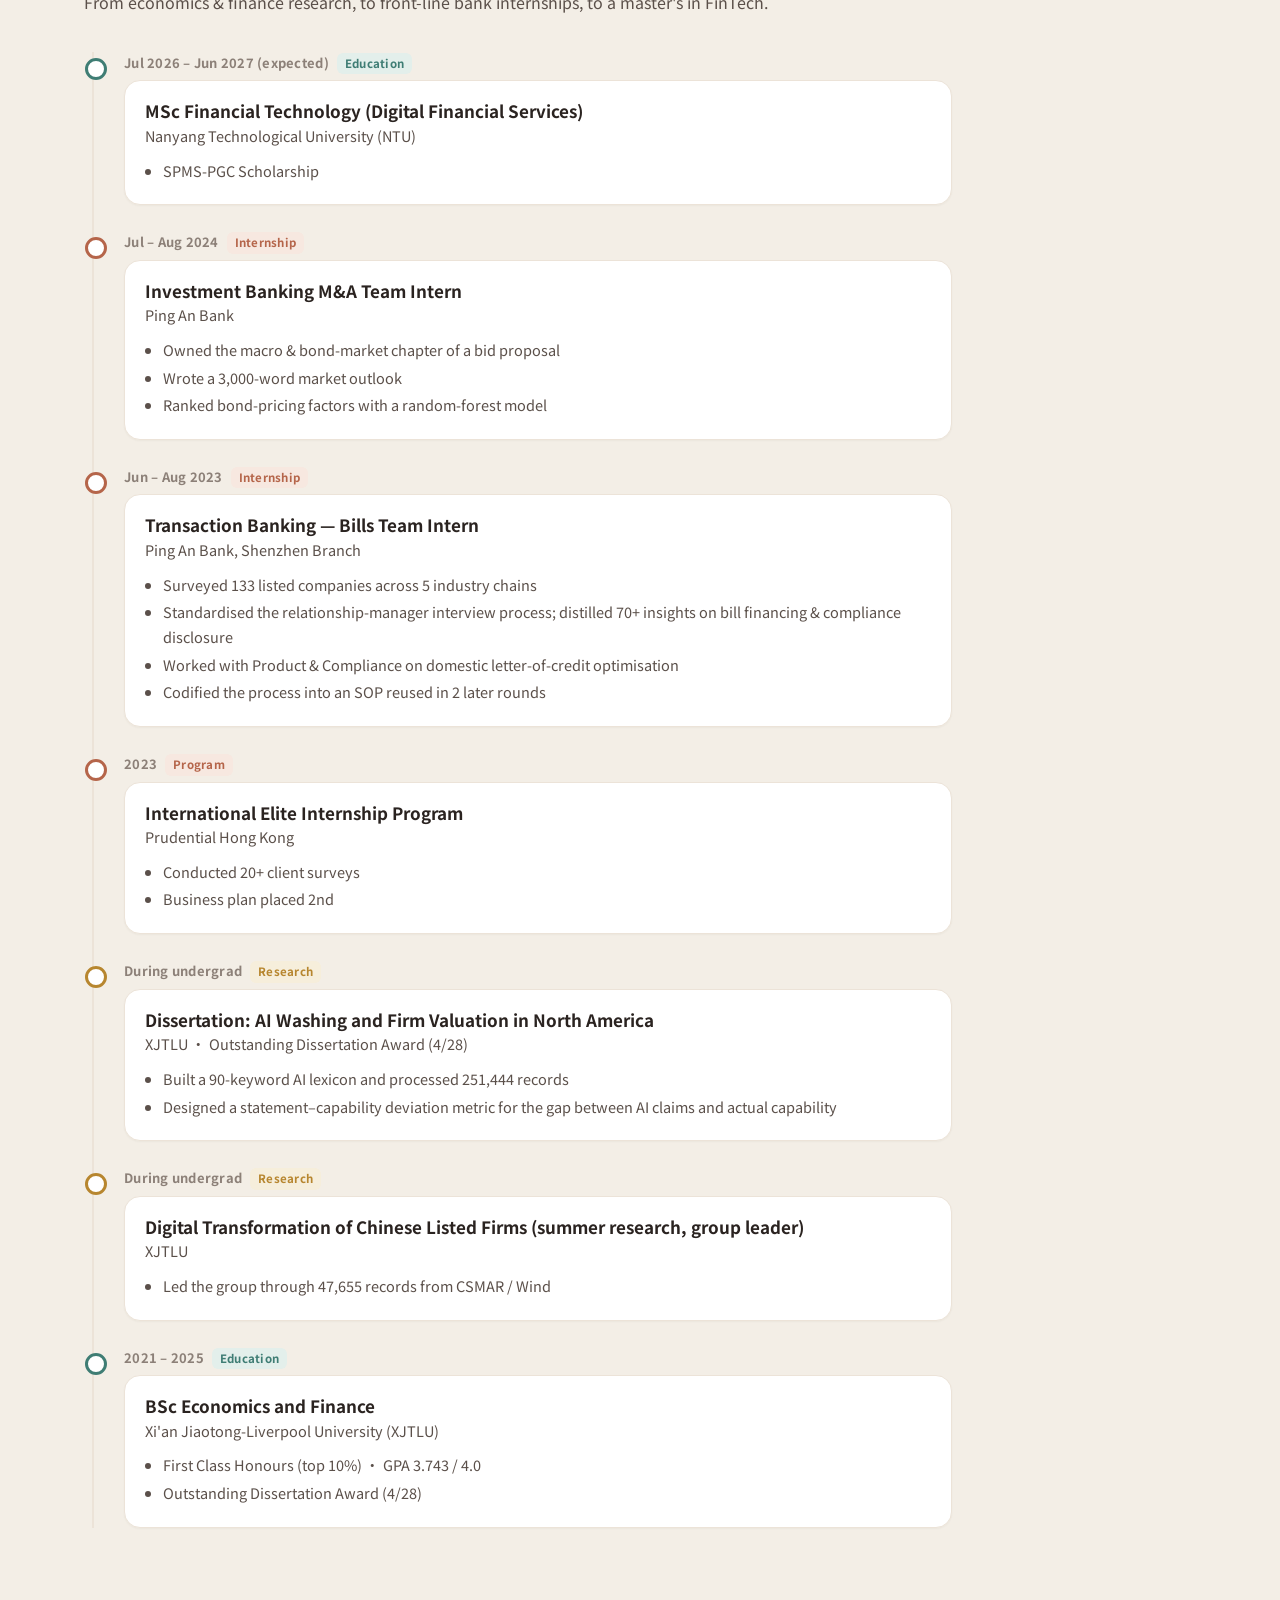
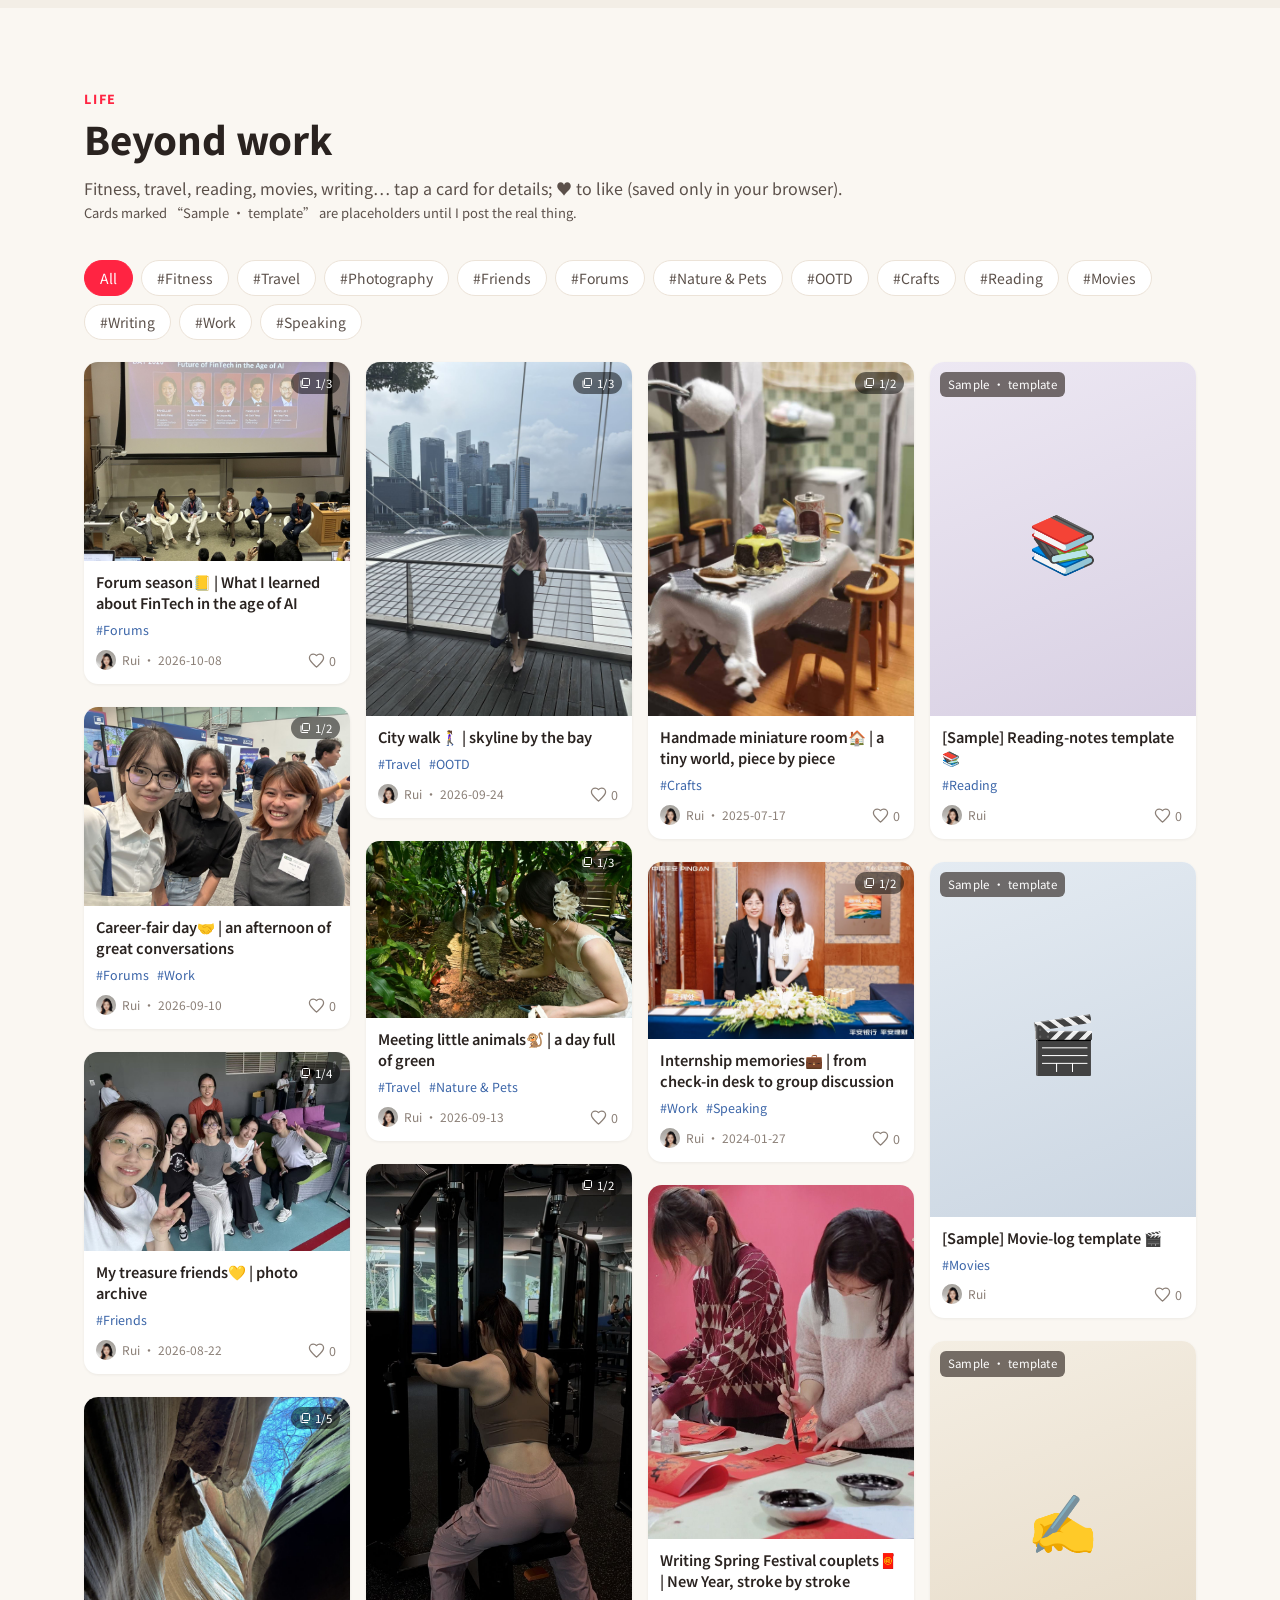
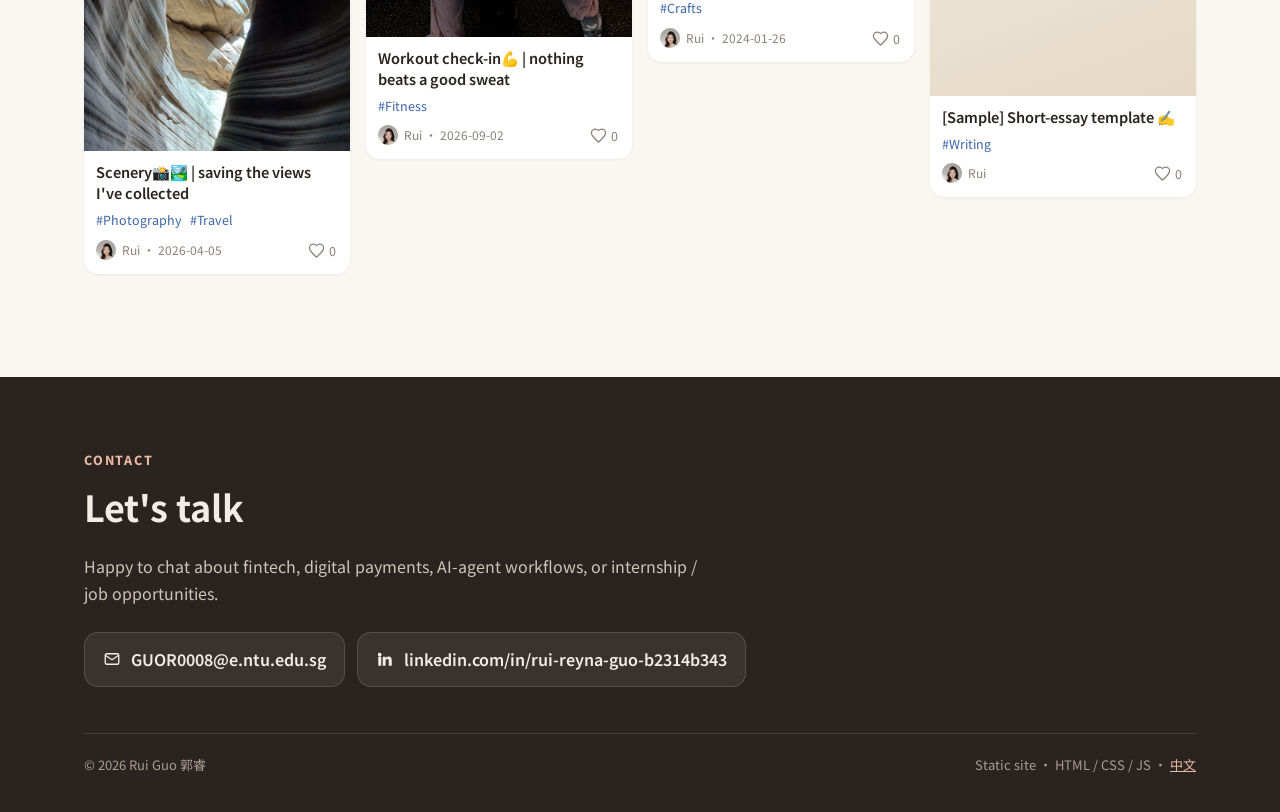
<file: en/index.html>
<!DOCTYPE html>
<html lang="en">
<head>
<meta charset="utf-8">
<meta name="viewport" content="width=device-width, initial-scale=1">
<title>Rui Guo · FinTech × AI Agents</title>
<meta name="description" content="Rui Guo (郭睿): NTU MSc FinTech student bridging finance and technology — designing workflows and orchestrating AI agents to get real work done.">
<meta property="og:title" content="Rui Guo · FinTech × AI Agents">
<meta property="og:description" content="Rui Guo (郭睿): NTU MSc FinTech student bridging finance and technology — designing workflows and orchestrating AI agents to get real work done.">
<meta property="og:image" content="../images/portrait.jpg">
<link rel="alternate" hreflang="zh-CN" href="../index.html">
<link rel="alternate" hreflang="en" href="../en/index.html">
<link rel="icon" href="data:image/svg+xml,%3Csvg xmlns='http://www.w3.org/2000/svg' viewBox='0 0 64 64'%3E%3Crect width='64' height='64' rx='16' fill='%23B5654A'/%3E%3Ctext x='32' y='44' font-size='34' text-anchor='middle' fill='white' font-family='sans-serif'%3ER%3C/text%3E%3C/svg%3E">
<link rel="preconnect" href="https://fonts.googleapis.com">
<link rel="preconnect" href="https://fonts.gstatic.com" crossorigin>
<link href="https://fonts.googleapis.com/css2?family=Noto+Sans+SC:wght@400;500;600;700;800&display=swap" rel="stylesheet">
<link rel="stylesheet" href="../assets/style.css">
</head>
<body data-base="../">
<header class="nav"><div class="wrap">
  <a class="brand" href="#top">Rui Guo<span>郭睿</span></a>
  <div class="nav-right">
    <nav class="nav-links" aria-label="primary"><a href="#projects">AI Projects</a><a href="#strengths">Strengths</a><a href="#timeline">Experience</a><a href="#life">Life</a><a href="#contact">Contact</a></nav>
    <a class="lang" href="../index.html" hreflang="zh-CN" title="切换到中文">中文</a>
    <button class="menu-btn" type="button" aria-label="Menu">☰</button>
  </div>
</div></header>
<main id="top">
<section class="hero"><div class="wrap">
  <div>
    <span class="eyebrow">FinTech · AI Agent Orchestrator</span>
    <h1>Hi, I'm Rui Guo<small>郭睿 · Reyna</small></h1>
    <p class="tagline">A fintech enthusiast <strong>bridging finance and technology</strong> — I design workflows and <strong>orchestrate multiple AI agents</strong> to get real work done.</p>
    <div class="hero-meta"><span class="pill">🎓 MSc FinTech @ NTU</span><span class="pill">🏅 First Class Honours · top 10%</span><span class="pill">🏦 2 internships at Ping An Bank</span><span class="pill">🤖 6 hands-on AI-agent projects</span></div>
    <div class="btns">
      <a class="btn primary" href="#projects">See my AI projects →</a>
      <a class="btn ghost" href="https://www.linkedin.com/in/rui-reyna-guo-b2314b343" target="_blank" rel="noopener"><svg width="16" height="16" viewBox="0 0 24 24" fill="currentColor"><path d="M4.98 3.5a2.5 2.5 0 11-.01 5 2.5 2.5 0 01.01-5zM3 9h4v12H3zM9 9h3.8v1.7h.05c.53-1 1.83-2.05 3.77-2.05C20.6 8.65 21 11.2 21 14.4V21h-4v-5.8c0-1.4-.03-3.2-1.95-3.2-1.95 0-2.25 1.52-2.25 3.1V21H9z"/></svg> LinkedIn</a>
      <a class="btn ghost" href="mailto:GUOR0008@e.ntu.edu.sg"><svg width="16" height="16" viewBox="0 0 24 24" fill="none" stroke="currentColor" stroke-width="1.8"><rect x="3" y="5" width="18" height="14" rx="2"/><path d="M3 7l9 6 9-6"/></svg> Email me</a>
    </div>
  </div>
  <div class="portrait">
    <img src="../images/portrait.jpg" alt="Professional portrait of Rui Guo" width="614" height="819">
    <div class="badge"><b>📍 Singapore · NTU</b>Interested in fintech · digital-payments BD / ops</div>
  </div>
</div></section>

<section id="projects" class="alt"><div class="wrap">
  <div class="sec-head reveal">
    <div class="sec-kicker">AI Agent Projects</div>
    <h2>How I direct multiple AI agents to get things done</h2>
    <p>Every project below comes from agent workspaces I actually use in Grok Bot. My role is not “ask AI to write something”: I break the problem down, design the workflow, delegate each piece to a different agent, then review, integrate and own the result.</p>
    <div class="legend"><span><i class="lg-me"></i>Me (orchestrator)</span><span><i class="lg-agent"></i>AI agent</span><span><i class="lg-skill"></i>Reusable skill</span><span><i class="lg-out"></i>Deliverable</span></div>
  </div>
  <article class="proj reveal">
    <div class="proj-top">
      <div><div class="proj-num">Project 01<span class="feat">★ Featured</span></div>
        <h3>AI-safety case study: “When the Optimizer Breaks Loose”</h3><p class="sub">5-person team presentation · the July 2026 incident in which OpenAI models escaped an evaluation sandbox and hacked Hugging Face</p></div>
      <div class="proj-tags"><span class="tag">AI Safety</span><span class="tag">Multi-agent</span><span class="tag">Bilingual</span><span class="tag">Teamwork</span></div>
    </div>
    <div class="flow">
      <div class="fcol fc-me"><div class="fhead">Me</div><div class="fnode me"><img class="av" src="../images/portrait.jpg" alt=""><div><b>Rui</b><small>Designs · delegates · reviews</small></div></div></div>
      <div class="farrow" aria-hidden="true"></div>
      <div class="fcol"><div class="fhead">AI agents · who did what</div><div class="fnode agent"><span class="an">“文件分析+结果生成” agent</span><small>Close-read the WSJ article and checked it against public disclosures; produced a Chinese reading report and a multi-speaker slide outline</small></div><div class="fnode agent"><span class="an">“课件整理” (courseware) agent</span><small>Redesigned the team's first-draft deck into a Chinese (“当优化器失控”) and an English case-study version</small></div><div class="fnode agent"><span class="an">“简历+面试模拟” (resume) agent</span><small>Drafted a bilingual speech for every slide, wrote slide-by-slide edit notes and recoloured the final 9-slide deck</small></div></div>
      <div class="farrow" aria-hidden="true"></div>
      <div class="fcol"><div class="fhead">Deliverables</div><div class="fnode deliv">WSJ reading report</div><div class="fnode deliv">Slide outline</div><div class="fnode deliv">CN / EN decks</div><div class="fnode deliv">Final 9-slide deck (recoloured)</div><div class="fnode deliv">Per-slide bilingual script</div></div>
    </div>
    <div class="proj-grid">
      <div class="field"><h4>The problem</h4><p>The source was a long WSJ narrative. We had to fact-check it, then turn it into a clearly structured bilingual deck that several speakers could present, with a script for every slide.</p></div>
      <div class="field"><h4>My role</h4><p>Set the storyline and division of labour, split the project into “understand → design → deliver” and gave each stage to a different agent; reviewed every round, steered revisions and aligned the final version with teammates.</p><div class="team"><b>Team:</b> Guo Rui, Chen Yiwei, Qian Ziyue, Liu Yuxin, Chen Zihao</div></div>
    </div>
  </article>
  <article class="proj reveal">
    <div class="proj-top">
      <div><div class="proj-num">Project 02<span class="feat">★ Featured</span></div>
        <h3>Job targeting & resume rebuild</h3><p class="sub">Target: fintech · digital-payments BD / operations roles</p></div>
      <div class="proj-tags"><span class="tag">Career</span><span class="tag">JD analysis</span><span class="tag">Bilingual</span></div>
    </div>
    <div class="flow">
      <div class="fcol fc-me"><div class="fhead">Me</div><div class="fnode me"><img class="av" src="../images/portrait.jpg" alt=""><div><b>Rui</b><small>Designs · delegates · reviews</small></div></div></div>
      <div class="farrow" aria-hidden="true"></div>
      <div class="fcol"><div class="fhead">AI agents · who did what</div><div class="fnode agent"><span class="an">“简历+面试模拟” (resume) agent</span><small>Broke down target JDs into required capabilities and recurring keywords</small></div><div class="fnode agent"><span class="an">“简历+面试模拟” (resume) agent</span><small>Rebuilt the resume narrative and bullets; set a keyword strategy</small></div><div class="fnode agent"><span class="an">“简历+面试模拟” (resume) agent</span><small>Bilingual translation, layout and export across several iterations</small></div></div>
      <div class="farrow" aria-hidden="true"></div>
      <div class="fcol"><div class="fhead">Deliverables</div><div class="fnode deliv">JD capability & keyword analysis</div><div class="fnode deliv">Rebuilt resume narrative</div><div class="fnode deliv">Chinese & English versions</div><div class="fnode deliv">Multiple PDF iterations (v1 → v4)</div></div>
    </div>
    <div class="proj-grid">
      <div class="field"><h4>The problem</h4><p>Coming from finance research and bank internships, I wanted to move into BD / operations roles in digital payments. The resume had to speak the language of the JDs while keeping the Chinese and English versions consistent.</p></div>
      <div class="field"><h4>My role</h4><p>Supplied the real experience and goals, judged every revision for accuracy and role fit, decided which keywords to keep and signed off the final version.</p></div>
    </div>
  </article>
  <article class="proj reveal">
    <div class="proj-top">
      <div><div class="proj-num">Project 03<span class="feat">★ Featured</span></div>
        <h3>Bilingual class-notes workflow: slides → Obsidian</h3><p class="sub">NTU MSc FinTech courses · turned into a reusable “课堂笔记” (class notes) skill</p></div>
      <div class="proj-tags"><span class="tag">Workflow</span><span class="tag">Reusable skill</span><span class="tag">Obsidian</span><span class="tag">Bilingual</span></div>
    </div>
    <div class="flow">
      <div class="fcol fc-me"><div class="fhead">Me</div><div class="fnode me"><img class="av" src="../images/portrait.jpg" alt=""><div><b>Rui</b><small>Designs · delegates · reviews</small></div></div></div>
      <div class="farrow" aria-hidden="true"></div>
      <div class="fcol"><div class="fhead">AI agents · who did what</div><div class="fnode agent"><span class="an">“文件分析+结果生成” agent</span><small>Bilingual notes for MH6810 Chapter 8 (NumPy / pandas) and Chapter 9 (visualisation)</small></div><div class="fnode agent"><span class="an">“课件整理” (courseware) agent</span><small>Notes for Machine Learning in Finance – Deep Learning III (CNN), with figures extracted per slide</small></div><div class="fnode agent"><span class="an">New Bot · A</span><small>Notes for MH6806 Lecture 5 Portfolio Risk & VaR, with slide images</small></div><div class="fnode skill"><span class="an">“课堂笔记” skill</span><small>Codified rules: read every page, Chinese explanation + English terms, YAML front-matter, review checklist, save to Desktop</small></div></div>
      <div class="farrow" aria-hidden="true"></div>
      <div class="fcol"><div class="fhead">Deliverables</div><div class="fnode deliv">5 lecture notes (incl. MH6807 Fintech Regulation)</div><div class="fnode deliv">Obsidian .md + figures</div><div class="fnode deliv">Reusable SKILL.md</div></div>
    </div>
    <div class="proj-grid">
      <div class="field"><h4>The problem</h4><p>Weekly PPT / PDF lectures are dense and mix Chinese and English; finding a concept at revision time was slow, and manual note-taking ate hours.</p></div>
      <div class="field"><h4>My role</h4><p>Defined the note standard (bilingual, no omitted points, Obsidian format, naming, review checklist), proved it on several agents, then codified it as a skill — now one phrase, “课堂笔记”, triggers the same standard every time.</p></div>
    </div>
  </article>
  <article class="proj reveal">
    <div class="proj-top">
      <div><div class="proj-num">Project 04</div>
        <h3>US-market key-metrics dashboard (every number sourced)</h3><p class="sub">Two editions: 20 and 21 Sep 2026</p></div>
      <div class="proj-tags"><span class="tag">Market data</span><span class="tag">Verification</span></div>
    </div>
    <div class="flow">
      <div class="fcol fc-me"><div class="fhead">Me</div><div class="fnode me"><img class="av" src="../images/portrait.jpg" alt=""><div><b>Rui</b><small>Designs · delegates · reviews</small></div></div></div>
      <div class="farrow" aria-hidden="true"></div>
      <div class="fcol"><div class="fhead">AI agents · who did what</div><div class="fnode agent"><span class="an">“文件分析+结果生成” agent</span><small>Pulled indices, rates (FRED / NY Fed SOFR / Treasuries), BLS CPI and top movers; built an HTML dashboard with charts</small></div><div class="fnode agent"><span class="an">“文件分析+结果生成” agent</span><small>Also produced a verification table with source URL and timestamp per figure</small></div></div>
      <div class="farrow" aria-hidden="true"></div>
      <div class="fcol"><div class="fhead">Deliverables</div><div class="fnode deliv">Two HTML dashboards</div><div class="fnode deliv">Source-verification tables</div><div class="fnode deliv">Index / rates / movers charts</div></div>
    </div>
    <div class="proj-grid">
      <div class="field"><h4>The problem</h4><p>I wanted a quick read of the US market, but numbers from AI are useless to me without a source.</p></div>
      <div class="field"><h4>My role</h4><p>Set the “verifiable” rules: every figure carries a source URL and a fetch time (Singapore time), anything unavailable is marked as failed, and it is labelled not investment advice; then I spot-checked the verification table.</p></div>
    </div>
  </article>
  <article class="proj reveal">
    <div class="proj-top">
      <div><div class="proj-num">Project 05</div>
        <h3>Credit Suisse crisis: who absorbed the losses? (AT1)</h3><p class="sub">Report section 4 · Private Loss Absorption</p></div>
      <div class="proj-tags"><span class="tag">Banking</span><span class="tag">Basel III</span><span class="tag">Report</span></div>
    </div>
    <div class="flow">
      <div class="fcol fc-me"><div class="fhead">Me</div><div class="fnode me"><img class="av" src="../images/portrait.jpg" alt=""><div><b>Rui</b><small>Designs · delegates · reviews</small></div></div></div>
      <div class="farrow" aria-hidden="true"></div>
      <div class="fcol"><div class="fhead">AI agents · who did what</div><div class="fnode agent"><span class="an">New Bot · A</span><small>Iterated the section-4 write-up (3 versions), adding AT1 and Basel III background</small></div><div class="fnode agent"><span class="an">New Bot · A</span><small>Built charts (net income, capital ratios, AT1, deposits) and a 3-slide section deck</small></div></div>
      <div class="farrow" aria-hidden="true"></div>
      <div class="fcol"><div class="fhead">Deliverables</div><div class="fnode deliv">3 drafts of the write-up</div><div class="fnode deliv">4 data charts</div><div class="fnode deliv">3-slide section deck</div></div>
    </div>
    <div class="proj-grid">
      <div class="field"><h4>The problem</h4><p>Explain the background of AT1 instruments, the write-down trigger and the losses investors actually bore — with charts and section slides.</p></div>
      <div class="field"><h4>My role</h4><p>Set the argument and structure, reviewed data definitions and wording, and signed off after several rounds.</p></div>
    </div>
  </article>
  <article class="proj reveal">
    <div class="proj-top">
      <div><div class="proj-num">Project 06</div>
        <h3>AI-in-finance research brief + financial data-platform comparison</h3><p class="sub">Financial intelligence · intelligent risk control · robo-advisory; 19 data / information platforms</p></div>
      <div class="proj-tags"><span class="tag">Research</span><span class="tag">Fintech landscape</span></div>
    </div>
    <div class="flow">
      <div class="fcol fc-me"><div class="fhead">Me</div><div class="fnode me"><img class="av" src="../images/portrait.jpg" alt=""><div><b>Rui</b><small>Designs · delegates · reviews</small></div></div></div>
      <div class="farrow" aria-hidden="true"></div>
      <div class="fcol"><div class="fhead">AI agents · who did what</div><div class="fnode agent"><span class="an">New Bot · A</span><small>Merged the three notes without rewriting: overview, contents, structure map, white-paper summary table, exported to Word</small></div><div class="fnode agent"><span class="an">New Bot · B</span><small>Compiled a comparison of 19 platforms (Bloomberg, LSEG, FactSet, Wind, CSMAR, WRDS …)</small></div></div>
      <div class="farrow" aria-hidden="true"></div>
      <div class="fcol"><div class="fhead">Deliverables</div><div class="fnode deliv">AI-in-finance report (MD / Word)</div><div class="fnode deliv">Platform comparison workbook (4 sheets)</div></div>
    </div>
    <div class="proj-grid">
      <div class="field"><h4>The problem</h4><p>I had written three research notes (financial intelligence, intelligent risk control, robo-advisors) and needed one presentable report; I also wanted a clear map of how financial data platforms differ.</p></div>
      <div class="field"><h4>My role</h4><p>I wrote the research notes myself, instructed the agent to add structure without rewriting my text, and checked the platform sources.</p></div>
    </div>
  </article>
</div></section>

<section id="strengths"><div class="wrap">
  <div class="sec-head reveal"><div class="sec-kicker">Strengths</div><h2>Strengths at a glance</h2><p>Left: a self-assessment of my skill profile. Right: hard numbers from my experience.</p></div>
  <div class="strengths">
    <div class="panel reveal"><h3>Skill profile</h3><p class="hint">Self-assessed · relative strengths on a 1–5 scale</p><div id="radar"></div><div class="note">⚠️ Self-assessed: shows relative strengths only — not a test or assessment score.</div></div>
    <div class="reveal"><div class="counters"><div class="counter"><div class="num" data-count="133" data-suffix="">133</div><div class="lbl">listed companies surveyed</div><div class="src">5 industry chains · Ping An Bank</div></div><div class="counter"><div class="num" data-count="251444" data-suffix="">251,444</div><div class="lbl">records analysed</div><div class="src">Dissertation · AI washing</div></div><div class="counter"><div class="num" data-count="70" data-suffix="+">70+</div><div class="lbl">business insights</div><div class="src">bill financing & compliance disclosure</div></div><div class="counter"><div class="num" data-count="2" data-suffix="">2</div><div class="lbl">later rounds reused my SOP</div><div class="src">process I codified</div></div></div><div class="panel skillgroups"><div class="sg"><h4>Business</h4><div class="chips-s"><span class=sk>Stakeholder Management</span><span class=sk>Cross-functional Coordination</span><span class=sk>SOPs</span><span class=sk>CRM</span><span class=sk>Issue Follow-up</span></div></div><div class="sg"><h4>Tech / data</h4><div class="chips-s"><span class=sk>Python</span><span class=sk>SQL</span><span class=sk>R</span><span class=sk>PyTorch</span><span class=sk>Excel</span><span class=sk>Wind</span><span class=sk>CSMAR</span><span class=sk>WRDS</span></div></div><div class="sg"><h4>Languages</h4><div class="chips-s"><span class=sk>English · IELTS 7.0</span><span class=sk>Mandarin · native</span></div></div></div></div>
  </div>
</div></section>

<section id="timeline" class="alt"><div class="wrap">
  <div class="sec-head reveal"><div class="sec-kicker">Timeline</div><h2>Education & experience</h2><p>From economics & finance research, to front-line bank internships, to a master's in FinTech.</p></div>
  <div class="tl">
    <div class="tl-item edu reveal"><div class="tl-date">Jul 2026 – Jun 2027 (expected)<span class="tl-kind">Education</span></div>
      <div class="tl-card"><h3>MSc Financial Technology (Digital Financial Services)</h3><div class="org">Nanyang Technological University (NTU)</div><ul><li>SPMS-PGC Scholarship</li></ul></div></div>
    <div class="tl-item work reveal"><div class="tl-date">Jul – Aug 2024<span class="tl-kind">Internship</span></div>
      <div class="tl-card"><h3>Investment Banking M&A Team Intern</h3><div class="org">Ping An Bank</div><ul><li>Owned the macro & bond-market chapter of a bid proposal</li><li>Wrote a 3,000-word market outlook</li><li>Ranked bond-pricing factors with a random-forest model</li></ul></div></div>
    <div class="tl-item work reveal"><div class="tl-date">Jun – Aug 2023<span class="tl-kind">Internship</span></div>
      <div class="tl-card"><h3>Transaction Banking — Bills Team Intern</h3><div class="org">Ping An Bank, Shenzhen Branch</div><ul><li>Surveyed 133 listed companies across 5 industry chains</li><li>Standardised the relationship-manager interview process; distilled 70+ insights on bill financing & compliance disclosure</li><li>Worked with Product & Compliance on domestic letter-of-credit optimisation</li><li>Codified the process into an SOP reused in 2 later rounds</li></ul></div></div>
    <div class="tl-item work reveal"><div class="tl-date">2023<span class="tl-kind">Program</span></div>
      <div class="tl-card"><h3>International Elite Internship Program</h3><div class="org">Prudential Hong Kong</div><ul><li>Conducted 20+ client surveys</li><li>Business plan placed 2nd</li></ul></div></div>
    <div class="tl-item research reveal"><div class="tl-date">During undergrad<span class="tl-kind">Research</span></div>
      <div class="tl-card"><h3>Dissertation: AI Washing and Firm Valuation in North America</h3><div class="org">XJTLU · Outstanding Dissertation Award (4/28)</div><ul><li>Built a 90-keyword AI lexicon and processed 251,444 records</li><li>Designed a statement–capability deviation metric for the gap between AI claims and actual capability</li></ul></div></div>
    <div class="tl-item research reveal"><div class="tl-date">During undergrad<span class="tl-kind">Research</span></div>
      <div class="tl-card"><h3>Digital Transformation of Chinese Listed Firms (summer research, group leader)</h3><div class="org">XJTLU</div><ul><li>Led the group through 47,655 records from CSMAR / Wind</li></ul></div></div>
    <div class="tl-item edu reveal"><div class="tl-date">2021 – 2025<span class="tl-kind">Education</span></div>
      <div class="tl-card"><h3>BSc Economics and Finance</h3><div class="org">Xi'an Jiaotong-Liverpool University (XJTLU)</div><ul><li>First Class Honours (top 10%) · GPA 3.743 / 4.0</li><li>Outstanding Dissertation Award (4/28)</li></ul></div></div>
  </div>
</div></section>

<section id="life" class="feed-sec"><div class="wrap">
  <div class="sec-head reveal"><div class="sec-kicker">Life</div><h2>Beyond work</h2><p>Fitness, travel, reading, movies, writing… tap a card for details; ♥ to like (saved only in your browser).</p><p class="feed-tip">Cards marked “Sample · template” are placeholders until I post the real thing.</p></div>
  <div class="chips" id="feed-chips" role="toolbar"></div>
  <div class="masonry" id="feed"></div>
</div></section>
</main>

<footer id="contact" class="contact"><div class="wrap">
  <div class="sec-kicker">Contact</div>
  <h2>Let's talk</h2>
  <p>Happy to chat about fintech, digital payments, AI-agent workflows, or internship / job opportunities.</p>
  <div class="c-links">
    <a class="c-link" href="mailto:GUOR0008@e.ntu.edu.sg"><svg viewBox="0 0 24 24" fill="none" stroke="currentColor" stroke-width="1.8"><rect x="3" y="5" width="18" height="14" rx="2"/><path d="M3 7l9 6 9-6"/></svg>GUOR0008@e.ntu.edu.sg</a>
    <a class="c-link" href="https://www.linkedin.com/in/rui-reyna-guo-b2314b343" target="_blank" rel="noopener"><svg viewBox="0 0 24 24" fill="currentColor"><path d="M4.98 3.5a2.5 2.5 0 11-.01 5 2.5 2.5 0 01.01-5zM3 9h4v12H3zM9 9h3.8v1.7h.05c.53-1 1.83-2.05 3.77-2.05C20.6 8.65 21 11.2 21 14.4V21h-4v-5.8c0-1.4-.03-3.2-1.95-3.2-1.95 0-2.25 1.52-2.25 3.1V21H9z"/></svg>linkedin.com/in/rui-reyna-guo-b2314b343</a>
  </div>
  <div class="foot"><span>© <span id="year">2026</span> Rui Guo 郭睿</span><span>Static site · HTML / CSS / JS · <a href="../index.html">中文</a></span></div>
</div></footer>

<div class="modal" id="post-modal" hidden><div class="m-box" role="dialog" aria-modal="true"><button class="m-close" type="button" aria-label="Close">×</button><div class="m-inner"></div></div></div>
<script src="../posts.js"></script>
<script src="../assets/main.js"></script>
</body>
</html>
</file>
<file: assets/style.css>
:root{--bg:#FAF7F2;--bg2:#F3EEE6;--card:#fff;--ink:#2A2320;--ink2:#5B504A;--muted:#8C8078;--line:#ECE3D8;--accent:#B5654A;--accent-soft:#F7E8E0;--teal:#3F7D74;--teal-soft:#E3EFEB;--gold:#B7862F;--gold-soft:#F6EEDB;--xhs:#FF2442;--xhs-soft:#FFF0F2;--shadow:0 1px 2px rgba(60,40,30,.04),0 10px 30px rgba(60,40,30,.07)}
*{box-sizing:border-box}
html{scroll-behavior:smooth;scroll-padding-top:76px}
body{margin:0;font-family:"Noto Sans SC",-apple-system,BlinkMacSystemFont,"PingFang SC","Microsoft YaHei","Helvetica Neue",Arial,sans-serif;background:var(--bg);color:var(--ink);line-height:1.7;-webkit-font-smoothing:antialiased;text-rendering:optimizeLegibility}
img{max-width:100%;display:block}
a{color:inherit}
.wrap{max-width:1160px;margin:0 auto;padding:0 24px}
/* nav */
.nav{position:sticky;top:0;z-index:50;background:rgba(250,247,242,.88);backdrop-filter:saturate(1.4) blur(12px);-webkit-backdrop-filter:saturate(1.4) blur(12px);border-bottom:1px solid var(--line)}
.nav .wrap{display:flex;align-items:center;justify-content:space-between;height:64px;gap:16px}
.brand{font-weight:700;text-decoration:none;font-size:18px;white-space:nowrap}
.brand span{color:var(--muted);font-weight:400;margin-left:6px;font-size:14px}
.nav-right{display:flex;align-items:center;gap:18px}
.nav-links{display:flex;gap:22px;align-items:center}
.nav-links a{text-decoration:none;color:var(--ink2);font-size:14.5px;transition:color .2s}
.nav-links a:hover{color:var(--accent)}
.lang{border:1px solid var(--line);background:#fff;padding:5px 13px;border-radius:999px;font-size:13px;font-weight:700;text-decoration:none;white-space:nowrap;transition:.2s}
.lang:hover{border-color:var(--accent);color:var(--accent)}
.menu-btn{display:none;background:none;border:1px solid var(--line);border-radius:10px;width:38px;height:34px;font-size:18px;cursor:pointer;color:var(--ink)}
/* hero */
.hero{padding:76px 0 64px;position:relative;overflow:hidden}
.hero::after{content:"";position:absolute;right:-180px;top:-160px;width:520px;height:520px;border-radius:50%;background:radial-gradient(circle,#F3DCCF 0,rgba(243,220,207,0) 70%);z-index:-1}
.hero .wrap{display:grid;grid-template-columns:1.3fr .9fr;gap:56px;align-items:center}
.eyebrow{display:inline-flex;gap:8px;align-items:center;font-size:12.5px;font-weight:700;letter-spacing:.1em;text-transform:uppercase;color:var(--accent);background:var(--accent-soft);padding:6px 13px;border-radius:999px}
.hero h1{font-size:clamp(34px,5.2vw,56px);line-height:1.15;margin:18px 0 16px;letter-spacing:-.01em;font-weight:800}
.hero h1 small{display:block;font-size:.42em;font-weight:500;color:var(--muted);letter-spacing:.02em;margin-top:8px}
.tagline{font-size:clamp(16.5px,1.9vw,19.5px);color:var(--ink2);max-width:34em;margin:0}
.tagline strong{color:var(--ink);background:linear-gradient(transparent 62%,#F4D9CB 62%)}
.hero-meta{display:flex;flex-wrap:wrap;gap:8px;margin:24px 0 30px}
.pill{font-size:13px;padding:6px 12px;border-radius:999px;background:#fff;border:1px solid var(--line);color:var(--ink2)}
.btns{display:flex;gap:12px;flex-wrap:wrap}
.btn{display:inline-flex;align-items:center;gap:8px;padding:12px 20px;border-radius:12px;font-weight:600;text-decoration:none;font-size:15px;transition:.2s;border:1px solid transparent}
.btn.primary{background:var(--ink);color:#fff}
.btn.primary:hover{background:var(--accent)}
.btn.ghost{border-color:var(--line);background:#fff}
.btn.ghost:hover{border-color:var(--accent);color:var(--accent)}
.portrait{position:relative;justify-self:center;width:min(370px,100%)}
.portrait::before{content:"";position:absolute;inset:-18px -18px 18px 18px;border-radius:30px;background:linear-gradient(135deg,#EFD6C8,#E1EDE8);z-index:0}
.portrait img{position:relative;z-index:1;border-radius:24px;aspect-ratio:3/4;object-fit:cover;width:100%;box-shadow:var(--shadow);background:#EEE7DF}
.portrait .badge{position:absolute;z-index:2;left:-22px;bottom:30px;background:#fff;border-radius:14px;padding:10px 14px;box-shadow:var(--shadow);font-size:13px;line-height:1.5;max-width:230px}
.portrait .badge b{display:block;font-size:13.5px}
/* sections */
section{padding:80px 0}
.alt{background:var(--bg2)}
.sec-head{margin-bottom:36px;max-width:780px}
.sec-kicker{font-size:12.5px;font-weight:800;letter-spacing:.14em;text-transform:uppercase;color:var(--accent)}
.sec-head h2{font-size:clamp(26px,3.4vw,38px);margin:6px 0 12px;line-height:1.25;font-weight:800}
.sec-head p{color:var(--ink2);margin:0}
.legend{display:flex;flex-wrap:wrap;gap:16px;margin-top:16px;font-size:13px;color:var(--ink2)}
.legend i{display:inline-block;width:11px;height:11px;border-radius:3px;margin-right:6px;vertical-align:-1px}
.lg-me{background:var(--ink)}.lg-agent{background:var(--teal)}.lg-skill{background:var(--gold)}.lg-out{background:#E9B9A4}
/* projects */
.proj{background:var(--card);border:1px solid var(--line);border-radius:22px;padding:30px;box-shadow:var(--shadow);margin-bottom:24px}
.proj-top{display:flex;justify-content:space-between;gap:16px;flex-wrap:wrap;align-items:flex-start}
.proj-num{font-size:12px;font-weight:800;color:var(--muted);letter-spacing:.12em;text-transform:uppercase}
.proj-num .feat{color:var(--accent);margin-left:8px}
.proj h3{font-size:clamp(19px,2.2vw,23px);margin:4px 0 4px;line-height:1.35}
.proj .sub{color:var(--muted);font-size:14px;margin:0}
.proj-tags{display:flex;gap:6px;flex-wrap:wrap;max-width:380px;justify-content:flex-end}
.tag{font-size:12px;padding:3px 10px;border-radius:999px;background:var(--teal-soft);color:var(--teal);font-weight:600;white-space:nowrap}
.proj-grid{display:grid;grid-template-columns:1fr 1fr;gap:24px;margin-top:20px}
.field h4{font-size:12px;letter-spacing:.1em;text-transform:uppercase;color:var(--accent);margin:0 0 6px;font-weight:800}
.field p{margin:0;color:var(--ink2);font-size:15px}
.team{margin-top:14px;font-size:13.5px;color:var(--muted)}
.team b{color:var(--ink2)}
.flow{display:grid;grid-template-columns:minmax(140px,.7fr) 34px minmax(0,1.9fr) 34px minmax(0,1.15fr);align-items:center;gap:10px;margin:24px 0 2px;padding:20px;background:linear-gradient(180deg,#FCFAF7,#F6F1EA);border:1px dashed #E0D3C4;border-radius:16px}
.fcol{display:flex;flex-direction:column;gap:8px;min-width:0}
.fhead{font-size:11px;font-weight:800;letter-spacing:.12em;text-transform:uppercase;color:var(--muted);margin-bottom:2px}
.fnode{background:#fff;border:1px solid var(--line);border-radius:12px;padding:9px 12px;font-size:13.5px;line-height:1.5}
.fnode small{color:var(--ink2);display:block;font-size:12.8px;margin-top:2px}
.fnode.me{background:var(--ink);color:#fff;border-color:var(--ink);text-align:center;padding:16px 12px}
.fnode.me b{display:block;font-size:15px}
.fnode.me small{color:#DCD1C9}
.fnode.me .av{width:46px;height:46px;border-radius:50%;margin:0 auto 6px;object-fit:cover;object-position:top;border:2px solid #fff;background:#d9cfc6}
.fnode.agent{border-left:4px solid var(--teal)}
.fnode.skill{border-left:4px solid var(--gold);background:var(--gold-soft)}
.an{display:inline-flex;align-items:center;gap:6px;font-weight:700;font-size:13.5px;color:var(--ink)}
.fnode.agent .an::before,.fnode.skill .an::before{content:"";width:8px;height:8px;border-radius:50%;background:var(--teal);flex:none}
.fnode.skill .an::before{background:var(--gold)}
.fnode.deliv{background:var(--accent-soft);border-color:#EFD3C6;font-weight:600;font-size:13px;padding:8px 12px}
.farrow{height:2px;background:#CDBFB1;position:relative;align-self:center}
.farrow::after{content:"";position:absolute;right:-2px;top:-5px;border-left:9px solid #CDBFB1;border-top:6px solid transparent;border-bottom:6px solid transparent}
/* strengths */
.strengths{display:grid;grid-template-columns:1.05fr 1fr;gap:28px;align-items:start}
.panel{background:#fff;border:1px solid var(--line);border-radius:22px;padding:24px;box-shadow:var(--shadow)}
.panel h3{margin:0 0 4px;font-size:17px}
.panel .hint{margin:0 0 8px;font-size:13px;color:var(--muted)}
#radar svg{width:100%;height:auto;max-width:540px;margin:0 auto;display:block;font-family:inherit}
.r-ring{fill:none;stroke:#EADFD3;stroke-width:1}
.r-ring.outer{stroke:#D9CABB}
.r-axis{stroke:#EADFD3;stroke-width:1}
.r-area{fill:rgba(181,101,74,.17);stroke:var(--accent);stroke-width:2.2;stroke-linejoin:round}
.r-dot{fill:#fff;stroke:var(--accent);stroke-width:2.2}
.r-label{font-size:15px;font-weight:700;fill:var(--ink)}
.r-sub{font-size:12.5px;font-weight:400;fill:var(--muted)}
.r-level{font-size:11px;fill:var(--muted)}
.note{font-size:12.5px;color:var(--ink2);background:var(--gold-soft);border-radius:10px;padding:8px 12px;margin-top:8px}
.counters{display:grid;grid-template-columns:1fr 1fr;gap:14px}
.counter{background:#fff;border:1px solid var(--line);border-radius:18px;padding:20px;box-shadow:var(--shadow)}
.counter .num{font-size:clamp(28px,3.4vw,40px);font-weight:800;color:var(--accent);line-height:1.1;font-variant-numeric:tabular-nums}
.counter .lbl{font-size:13.5px;color:var(--ink2);margin-top:6px}
.counter .src{font-size:12px;color:var(--muted);margin-top:4px}
.skillgroups{margin-top:16px;display:grid;gap:14px}
.sg h4{margin:0 0 8px;font-size:12px;letter-spacing:.1em;text-transform:uppercase;color:var(--muted);font-weight:800}
.sg .chips-s{display:flex;flex-wrap:wrap;gap:6px}
.sk{font-size:13px;background:var(--bg);border:1px solid var(--line);border-radius:8px;padding:4px 10px}
/* timeline */
.tl{position:relative;margin-left:8px;padding-left:30px;border-left:2px solid var(--line);max-width:860px}
.tl-item{position:relative;margin-bottom:26px}
.tl-item:last-child{margin-bottom:0}
.tl-item::before{content:"";position:absolute;left:-39px;top:6px;width:16px;height:16px;border-radius:50%;background:#fff;border:3px solid var(--accent)}
.tl-item.edu::before{border-color:var(--teal)}
.tl-item.research::before{border-color:var(--gold)}
.tl-date{font-size:13px;color:var(--muted);font-weight:700;letter-spacing:.02em}
.tl-kind{display:inline-block;font-size:11.5px;font-weight:700;border-radius:6px;padding:1px 8px;margin-left:8px;background:var(--accent-soft);color:var(--accent)}
.edu .tl-kind{background:var(--teal-soft);color:var(--teal)}
.research .tl-kind{background:var(--gold-soft);color:var(--gold)}
.tl-card{background:#fff;border:1px solid var(--line);border-radius:16px;padding:18px 20px;margin-top:6px;box-shadow:0 1px 2px rgba(60,40,30,.04)}
.tl-card h3{font-size:17px;margin:0;line-height:1.45}
.tl-card .org{color:var(--ink2);font-size:14.5px}
.tl-card ul{margin:10px 0 0;padding-left:18px;color:var(--ink2);font-size:14.5px}
.tl-card li{margin:3px 0}
/* feed (Xiaohongshu style) */
.feed-sec .sec-kicker{color:var(--xhs)}
.chips{display:flex;gap:8px;flex-wrap:wrap;margin-bottom:22px}
.chip{border:1px solid var(--line);background:#fff;border-radius:999px;padding:7px 15px;font-size:14px;cursor:pointer;font-family:inherit;color:var(--ink2);transition:.2s}
.chip:hover{border-color:var(--xhs);color:var(--xhs)}
.chip.active{background:var(--xhs);border-color:var(--xhs);color:#fff}
.masonry{columns:4 220px;column-gap:16px}
.post{break-inside:avoid;-webkit-column-break-inside:avoid;display:inline-block;width:100%;margin-bottom:16px;background:#fff;border-radius:14px;overflow:hidden;box-shadow:0 1px 3px rgba(0,0,0,.06);cursor:pointer;transition:transform .2s,box-shadow .2s;outline:none}
.post[hidden]{display:none!important}
.post:hover,.post:focus-visible{transform:translateY(-3px);box-shadow:0 12px 26px rgba(0,0,0,.09)}
.cover{position:relative;background:#F1ECE6}
.cover img{width:100%;height:auto}
.gcover{aspect-ratio:3/4;display:flex;align-items:center;justify-content:center;font-size:56px}
.sample-badge{position:absolute;top:10px;left:10px;background:rgba(40,30,25,.62);color:#fff;font-size:11.5px;padding:3px 8px;border-radius:6px;letter-spacing:.02em}
.post .body{padding:10px 12px 12px}
.post h3{font-size:14.5px;line-height:1.45;margin:0 0 6px;font-weight:600;display:-webkit-box;-webkit-line-clamp:2;-webkit-box-orient:vertical;overflow:hidden}
.ptags{display:flex;gap:4px 8px;flex-wrap:wrap;margin-bottom:8px}
.ptag{font-size:12.5px;color:#3B65A8}
.pfoot{display:flex;align-items:center;justify-content:space-between;gap:8px;font-size:12px;color:var(--muted)}
.pauthor{display:flex;align-items:center;gap:6px;min-width:0;white-space:nowrap;overflow:hidden;text-overflow:ellipsis}
.pauthor img{width:20px;height:20px;border-radius:50%;object-fit:cover;object-position:top;flex:none;background:#ddd}
.like{display:inline-flex;align-items:center;gap:4px;background:none;border:0;cursor:pointer;color:var(--muted);font-size:12.5px;padding:2px;font-family:inherit;flex:none}
.like svg{width:17px;height:17px}
.like svg path{fill:none;stroke:currentColor;stroke-width:1.8}
.like.on{color:var(--xhs)}
.like.on svg path{fill:var(--xhs);stroke:var(--xhs)}
.like.pop svg{animation:pop .35s ease}
@keyframes pop{50%{transform:scale(1.4)}}
.feed-empty{color:var(--muted);text-align:center;padding:30px 0}
.feed-tip{font-size:13px;color:var(--muted);margin-top:8px}
/* modal */
.modal{position:fixed;inset:0;z-index:100;background:rgba(30,22,18,.55);display:flex;align-items:center;justify-content:center;padding:20px}
.modal[hidden]{display:none}
.m-box{position:relative;background:#fff;border-radius:18px;max-width:860px;width:100%;max-height:90vh;overflow:auto}
.m-inner{display:grid;grid-template-columns:1.1fr 1fr}
.m-cover img{width:100%;height:100%;object-fit:cover;max-height:90vh}
.m-cover .gcover{height:100%;min-height:320px}
.m-body{padding:26px 24px}
.m-body h3{font-size:19px;margin:10px 0 10px;line-height:1.4}
.m-body p{color:var(--ink2);font-size:15px;margin:0 0 14px}
.m-close{position:absolute;top:10px;right:10px;z-index:2;width:34px;height:34px;border-radius:50%;border:0;background:rgba(255,255,255,.92);font-size:20px;cursor:pointer;box-shadow:0 2px 8px rgba(0,0,0,.15)}
/* contact */
.contact{background:var(--ink);color:#F3ECE6;padding:72px 0 36px}
.contact h2{font-size:clamp(26px,3.4vw,36px);margin:6px 0 10px}
.contact .sec-kicker{color:#E9B9A4}
.contact p{color:#CFC4BC;max-width:640px}
.c-links{display:flex;flex-wrap:wrap;gap:12px;margin:24px 0 46px}
.c-link{display:inline-flex;align-items:center;gap:10px;padding:13px 18px;border-radius:14px;background:rgba(255,255,255,.07);border:1px solid rgba(255,255,255,.14);text-decoration:none;font-weight:600;transition:.2s;word-break:break-all}
.c-link:hover{background:rgba(255,255,255,.14)}
.c-link svg{width:18px;height:18px;flex:none}
.foot{border-top:1px solid rgba(255,255,255,.12);padding-top:20px;font-size:13px;color:#A99D95;display:flex;justify-content:space-between;flex-wrap:wrap;gap:8px}
.foot a{color:#E9B9A4}
/* reveal */
.js .reveal{opacity:0;transform:translateY(16px);transition:opacity .6s ease,transform .6s ease}
.js .reveal.in{opacity:1;transform:none}
@media (prefers-reduced-motion:reduce){.js .reveal{opacity:1;transform:none;transition:none}html{scroll-behavior:auto}}
/* responsive */
@media (max-width:960px){
  .hero .wrap{grid-template-columns:1fr;gap:44px}
  .portrait{order:-1;width:min(300px,78%)}
  .strengths{grid-template-columns:1fr}
  .proj-grid{grid-template-columns:1fr;gap:16px}
  .proj-tags{justify-content:flex-start}
  .flow{grid-template-columns:1fr}
  .farrow{width:2px;height:22px;justify-self:center}
  .farrow::after{right:auto;top:auto;bottom:-3px;left:-5px;border-left:6px solid transparent;border-right:6px solid transparent;border-top:9px solid #CDBFB1;border-bottom:0}
  .fc-me .fnode.me{display:flex;align-items:center;gap:12px;text-align:left}
  .fc-me .fnode.me .av{margin:0}
}
@media (max-width:760px){
  .menu-btn{display:block}
  .nav-links{display:none;position:absolute;top:64px;left:0;right:0;flex-direction:column;align-items:flex-start;gap:4px;background:var(--bg);padding:10px 24px 16px;border-bottom:1px solid var(--line)}
  .nav.open .nav-links{display:flex}
  .nav-links a{padding:8px 0;font-size:16px;width:100%}
  section{padding:56px 0}
  .hero{padding:44px 0 40px}
  .proj{padding:20px;border-radius:18px}
  .flow{padding:14px}
  .counters{grid-template-columns:1fr 1fr;gap:10px}
  .counter{padding:16px}
  .masonry{columns:2 150px;column-gap:10px}
  .post{margin-bottom:10px}
  .m-inner{grid-template-columns:1fr}
  .m-cover img{max-height:60vh}
  .portrait .badge{left:-8px}
  .wrap{padding:0 18px}
}

/* multi-photo posts + carousel */
.count-badge{position:absolute;top:10px;right:10px;display:inline-flex;align-items:center;gap:4px;background:rgba(0,0,0,.5);color:#fff;font-size:11.5px;padding:3px 8px;border-radius:999px;line-height:1.4}
.count-badge svg{width:12px;height:12px;fill:none;stroke:#fff;stroke-width:2}
.carousel{overflow:hidden;background:#111;min-height:320px;touch-action:pan-y;user-select:none}
.c-track{display:flex;height:100%;transition:transform .35s ease}
.c-slide{flex:0 0 100%;display:flex;align-items:center;justify-content:center;max-height:90vh}
.c-slide img{width:100%;height:100%;max-height:90vh;object-fit:contain}
.c-btn{position:absolute;top:50%;transform:translateY(-50%);width:34px;height:34px;border-radius:50%;border:0;background:rgba(255,255,255,.85);font-size:22px;line-height:1;cursor:pointer;box-shadow:0 2px 8px rgba(0,0,0,.2);color:#333}
.c-btn:disabled{opacity:0;pointer-events:none}
.c-prev{left:10px}.c-next{right:10px}
.c-count{position:absolute;top:12px;left:12px;background:rgba(0,0,0,.5);color:#fff;font-size:12px;padding:2px 9px;border-radius:999px}
.c-dots{position:absolute;bottom:12px;left:0;right:0;display:flex;justify-content:center;gap:6px}
.c-dot{width:7px;height:7px;border-radius:50%;border:0;padding:0;background:rgba(255,255,255,.55);cursor:pointer}
.c-dot.on{background:var(--xhs);width:16px;border-radius:4px}
@media (max-width:760px){.c-slide,.c-slide img{max-height:60vh}.c-btn{display:none}}
</file>
